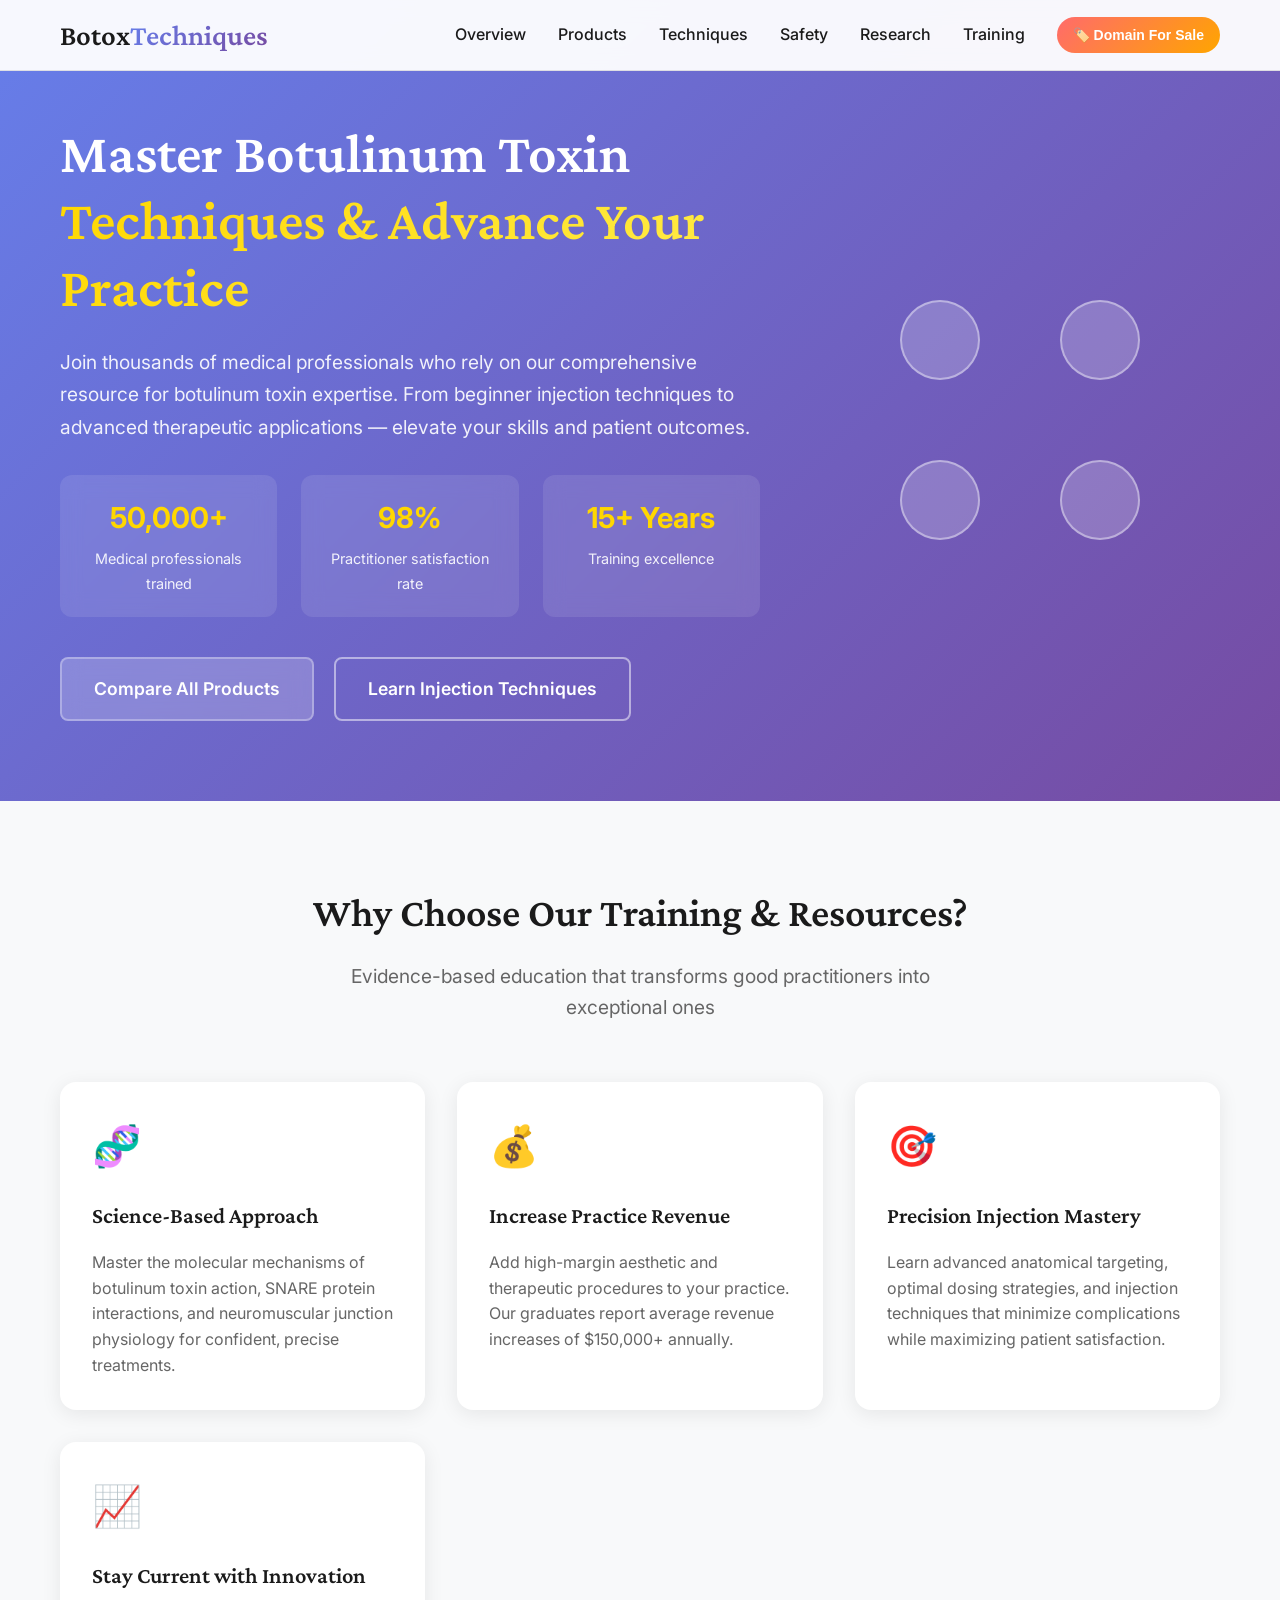
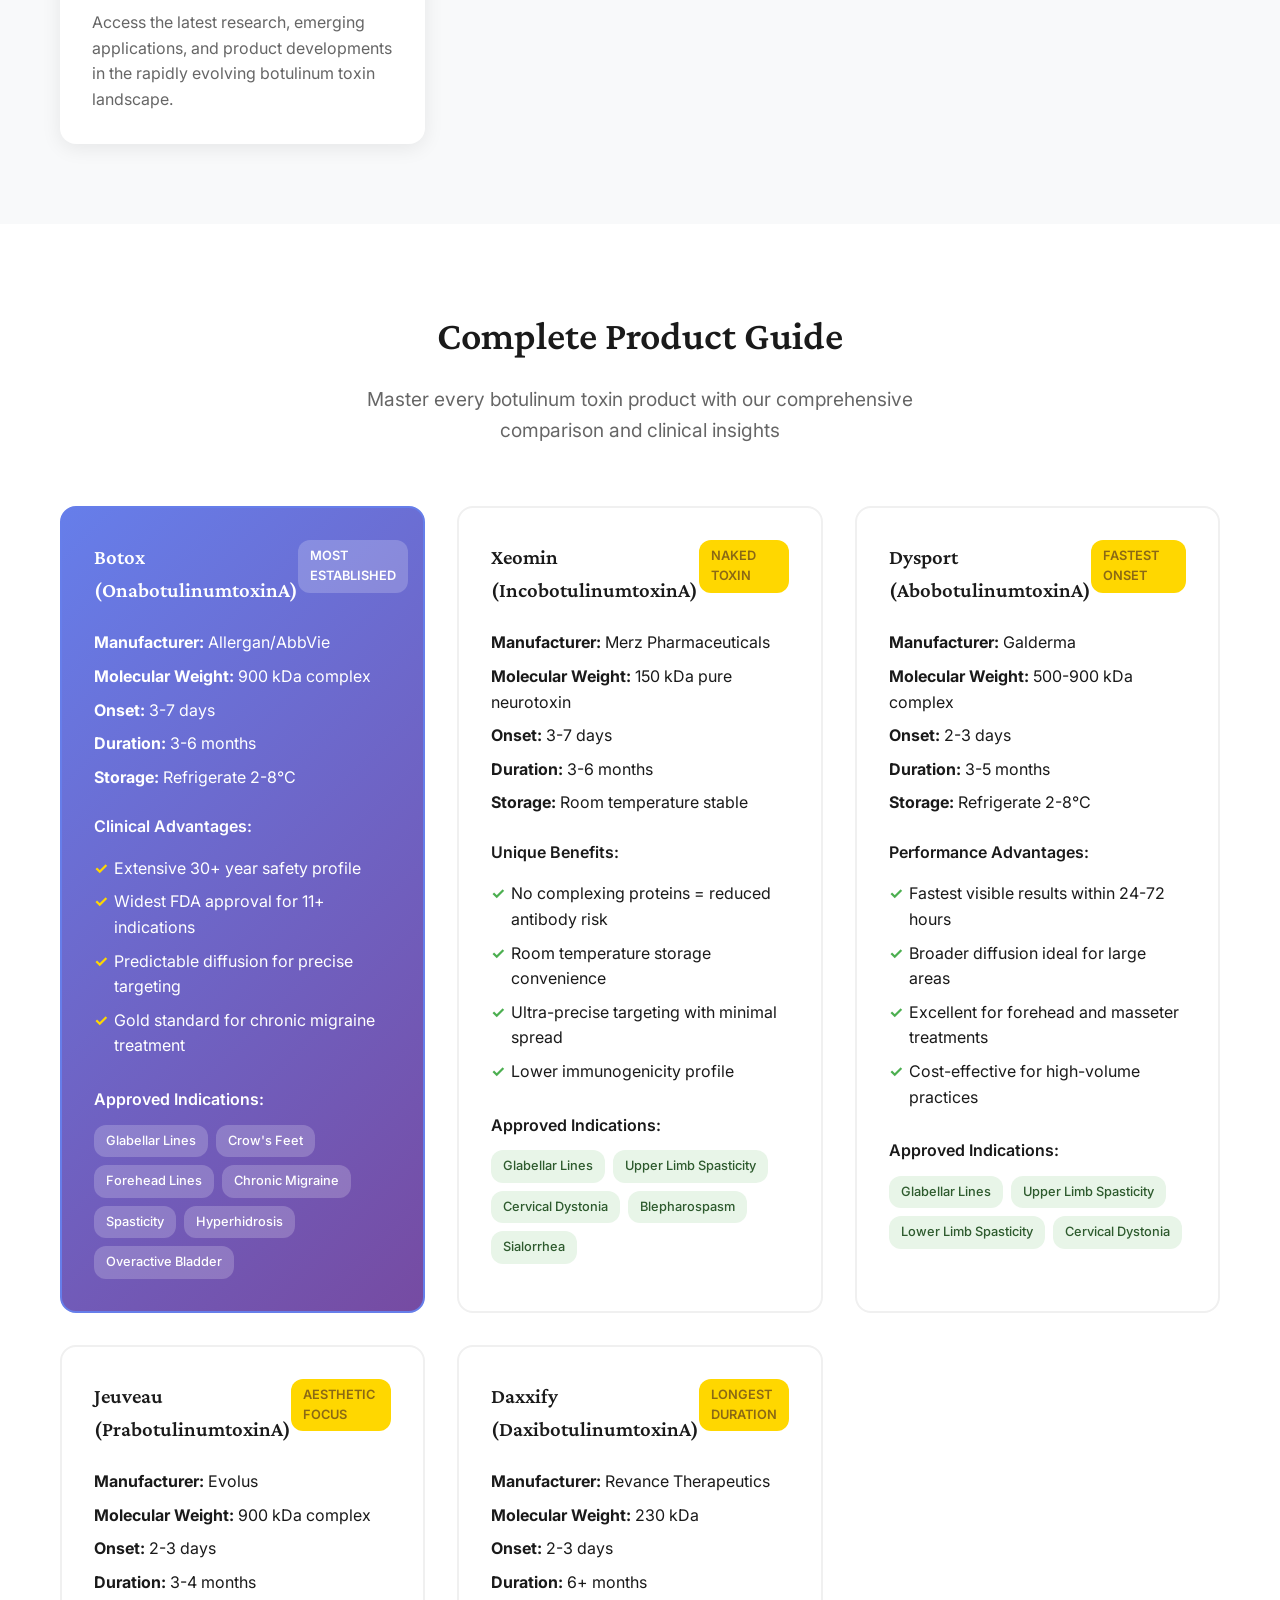
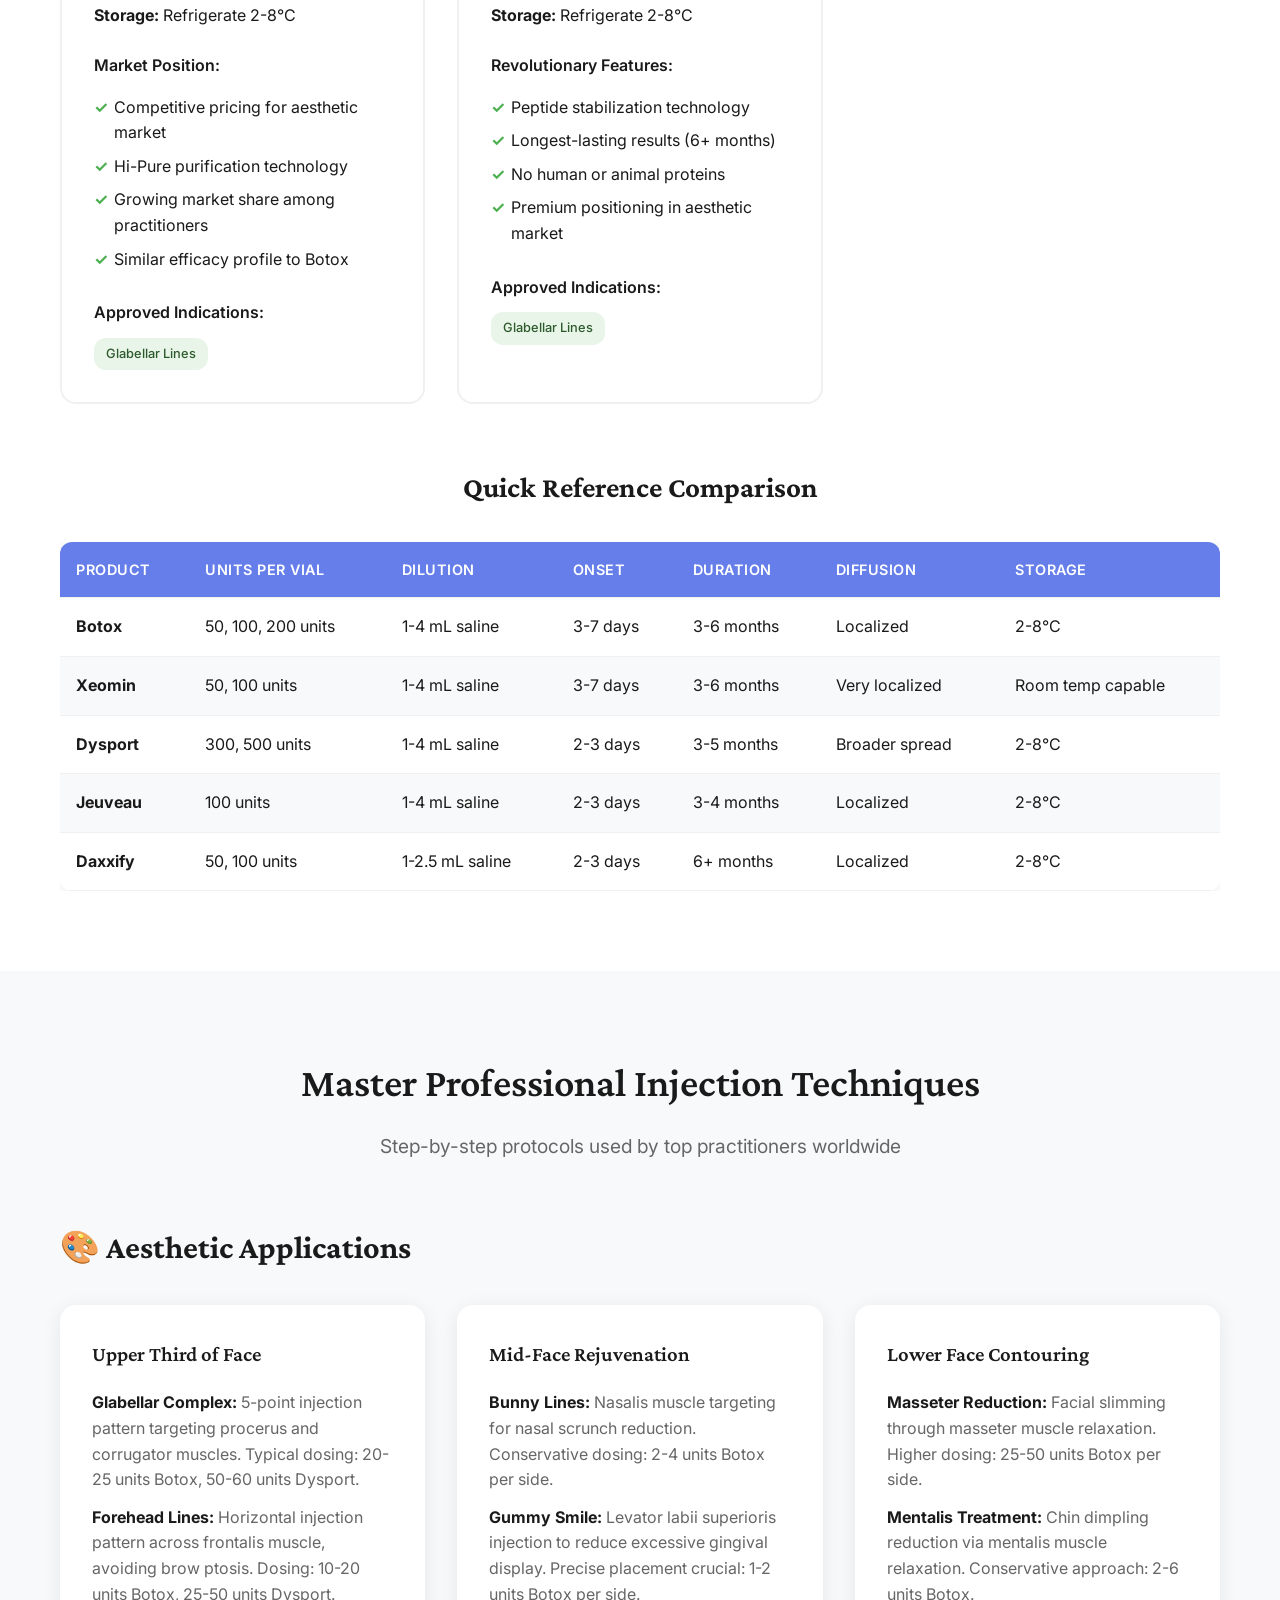
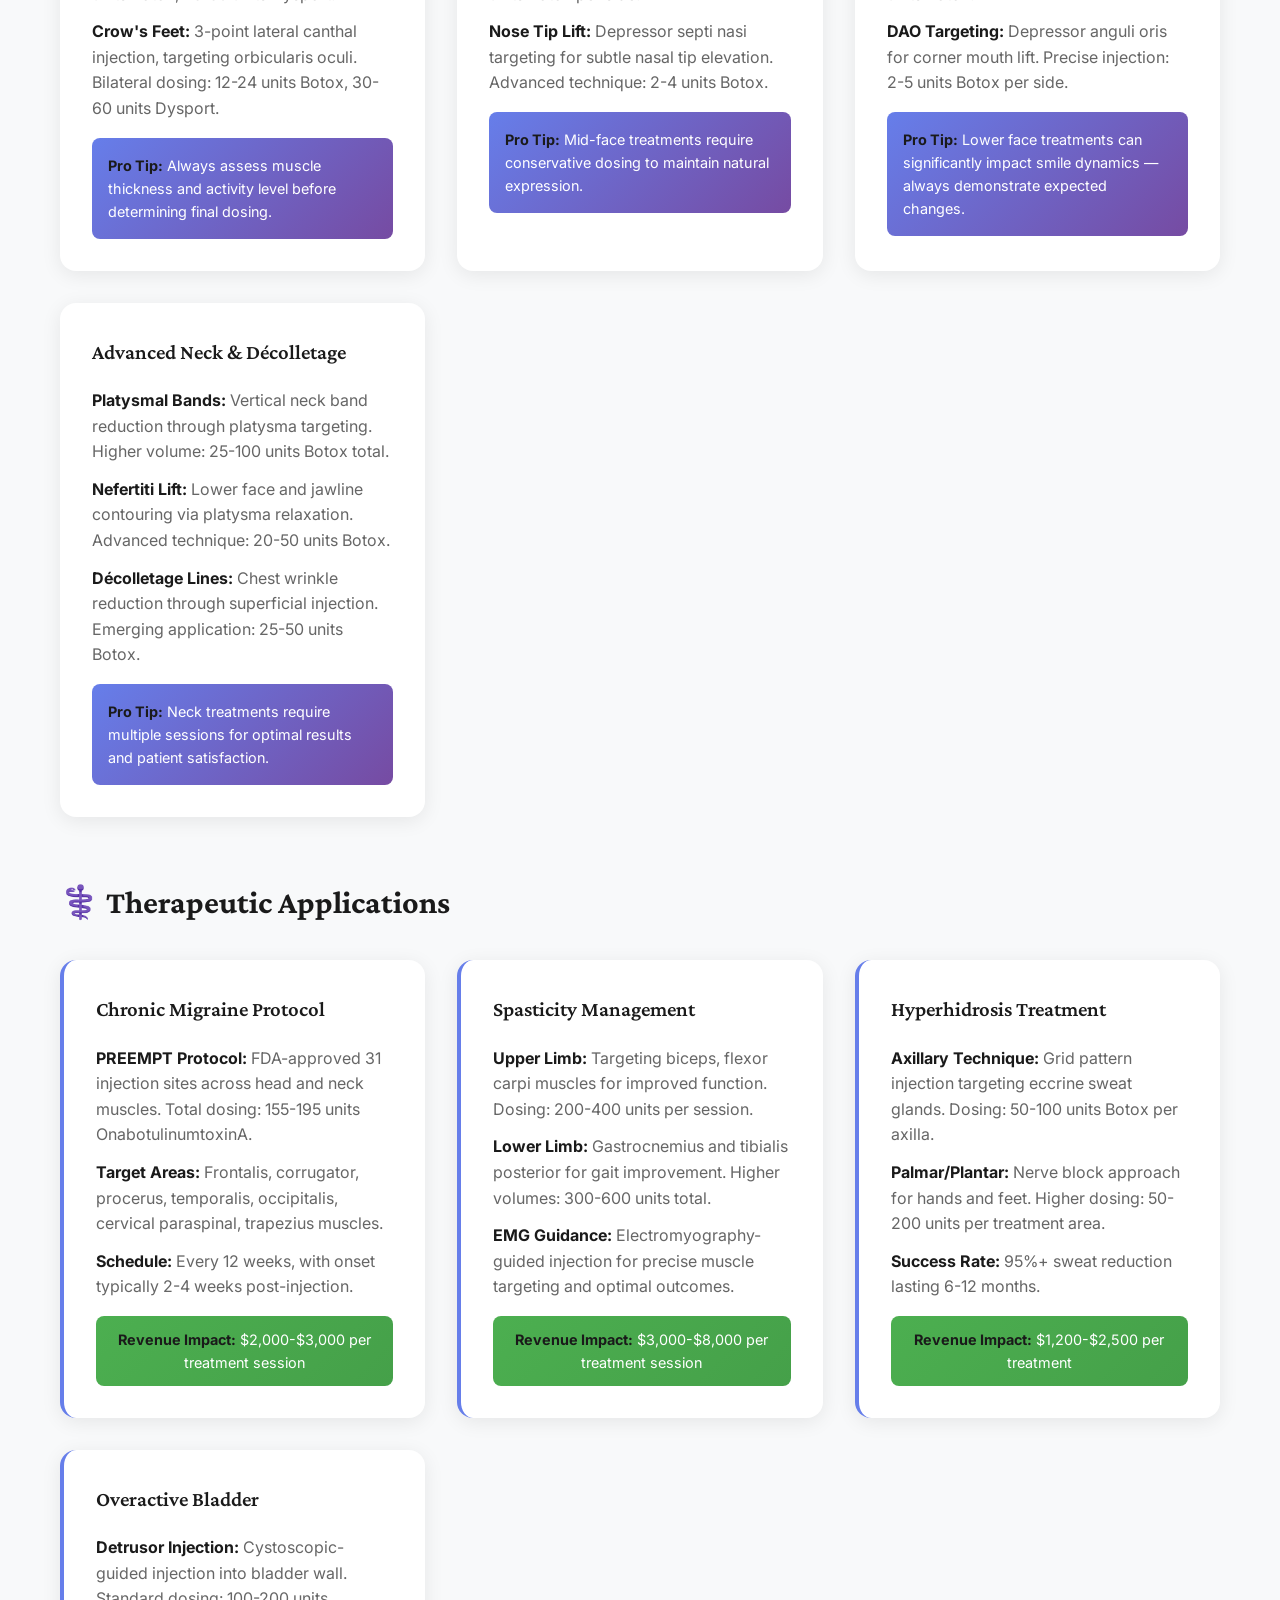
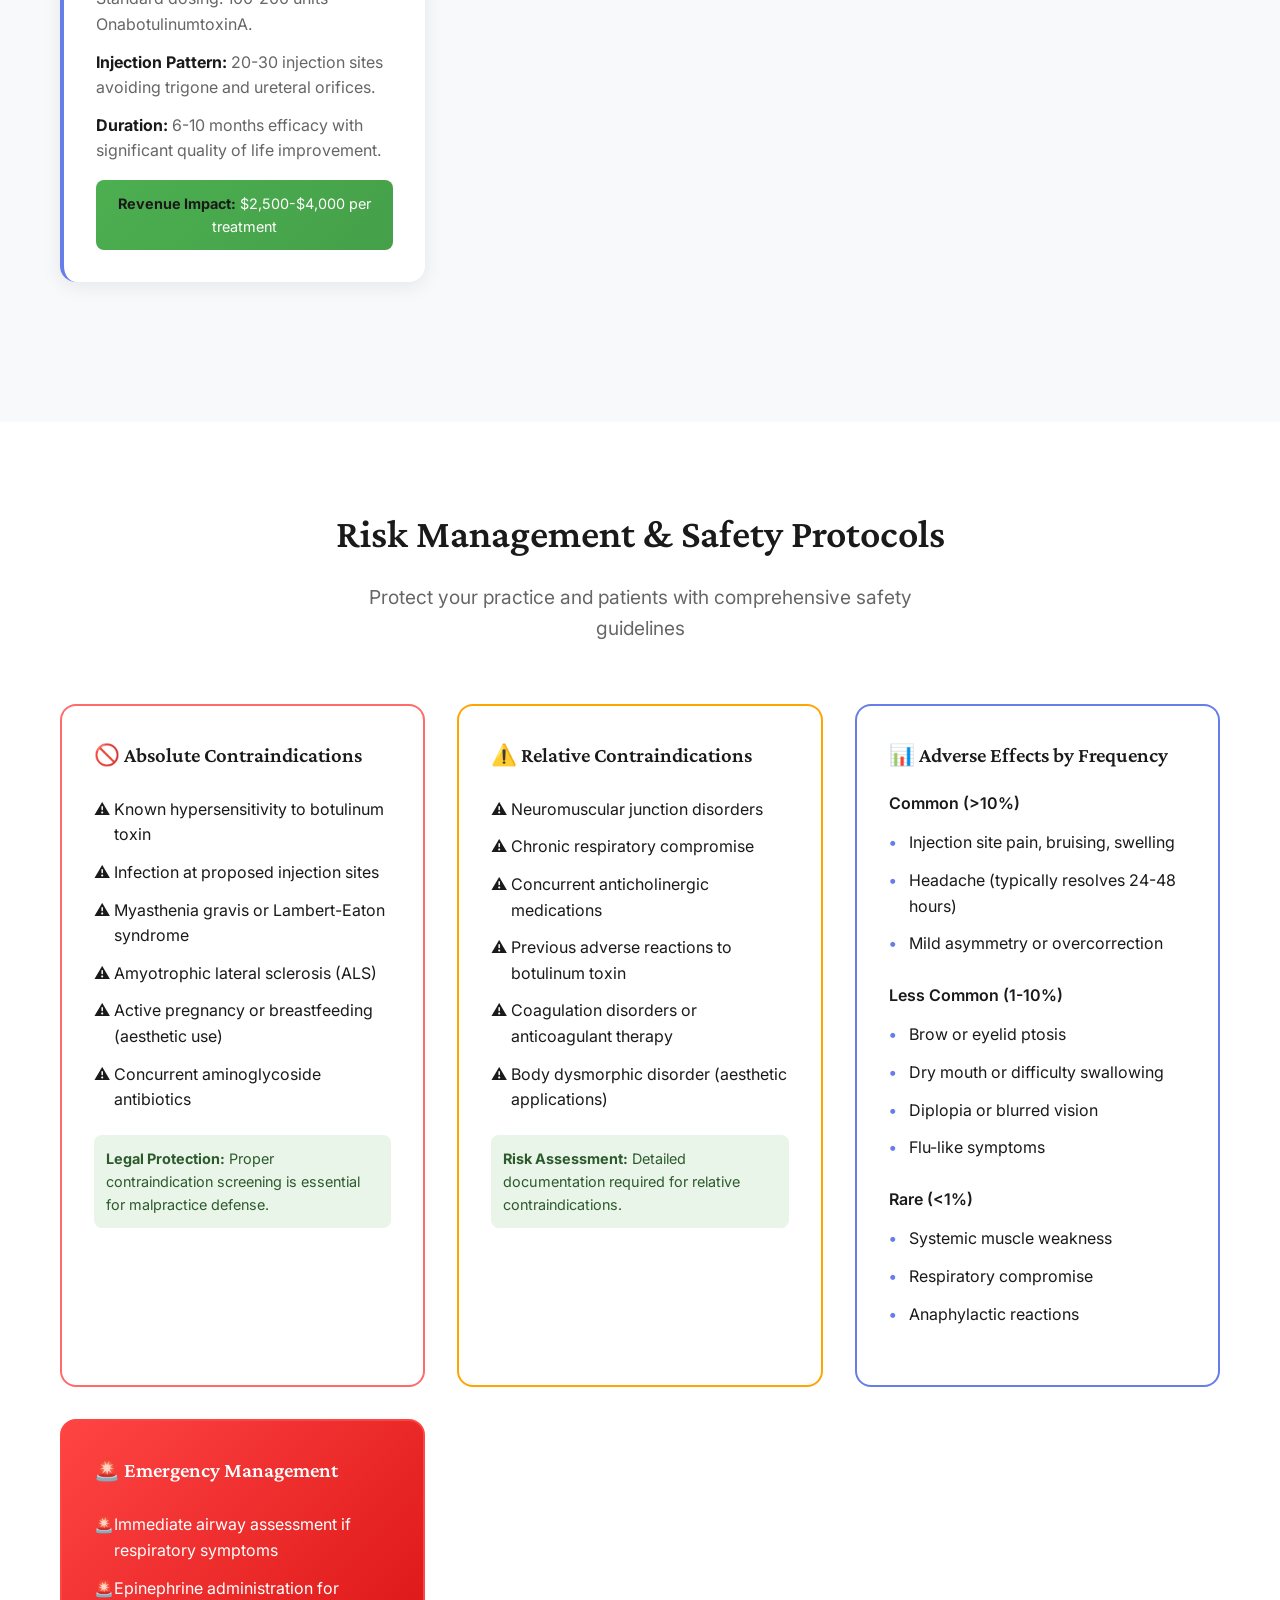
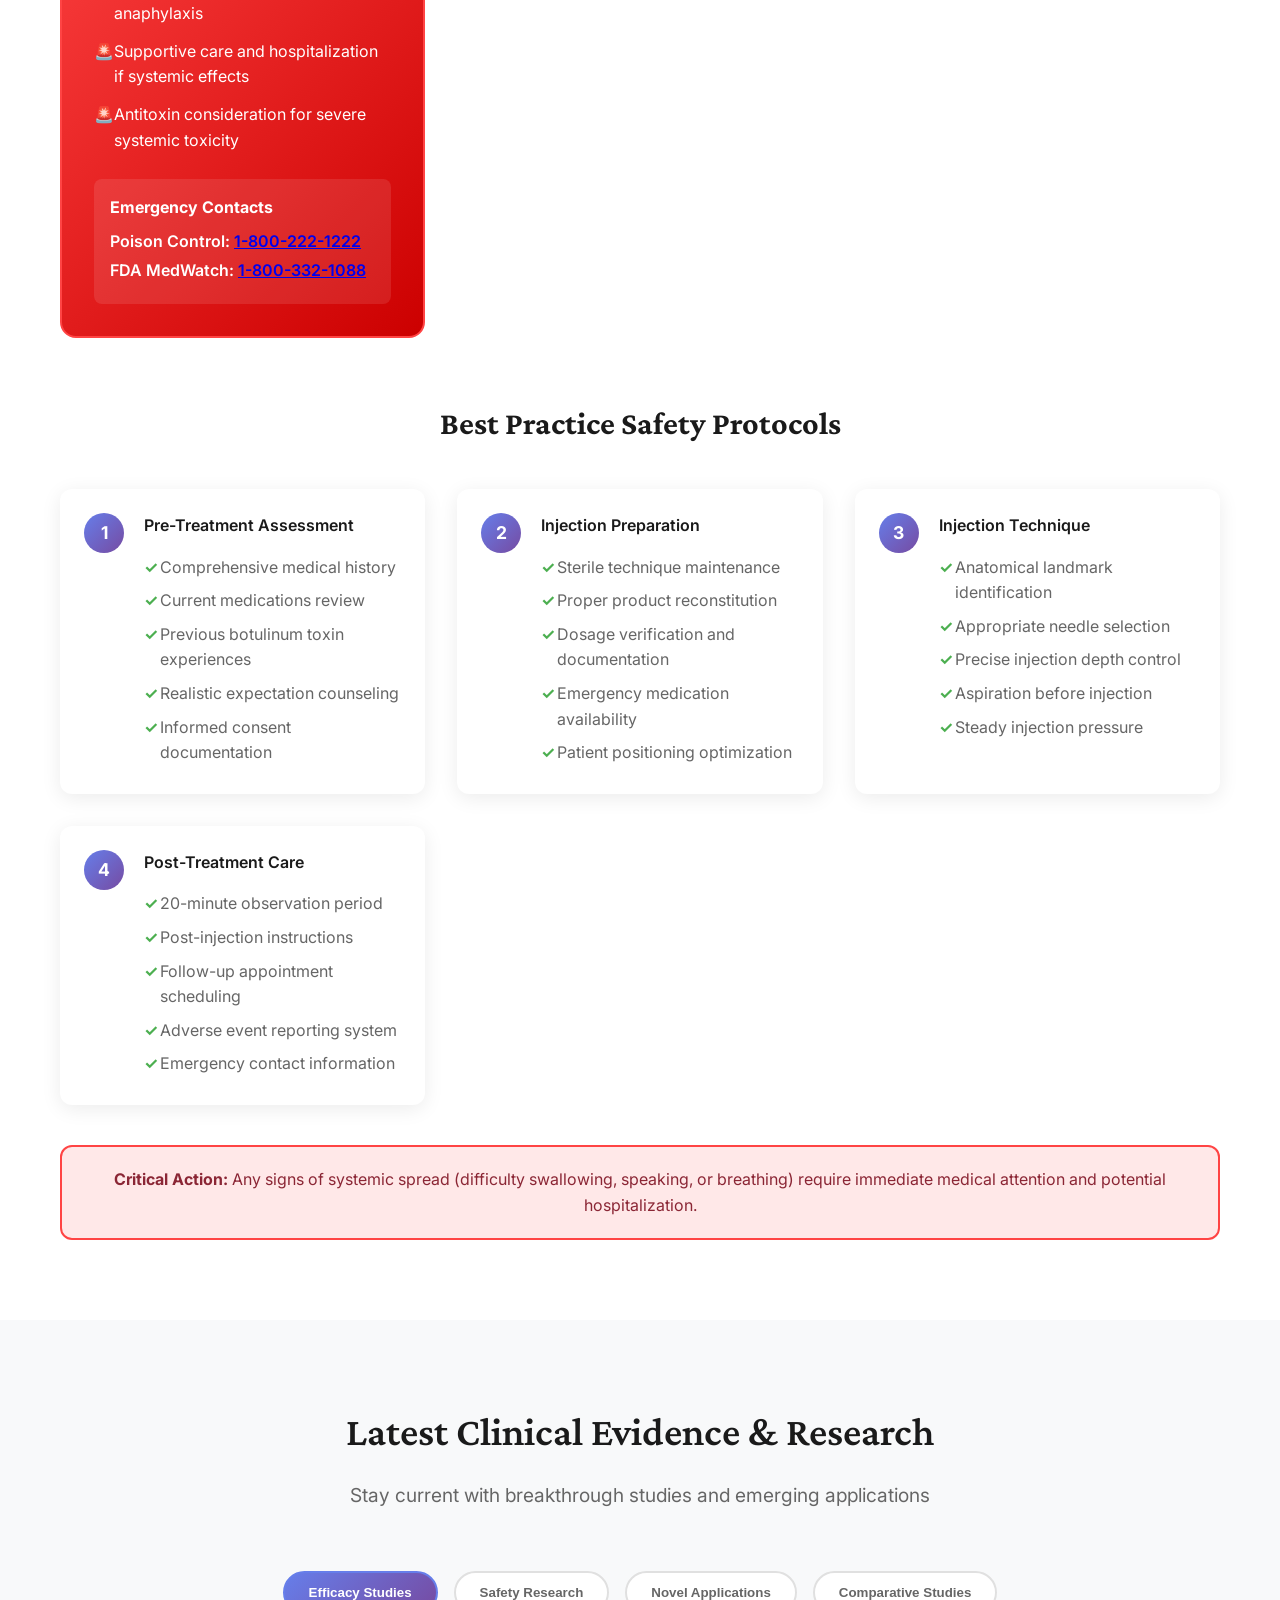
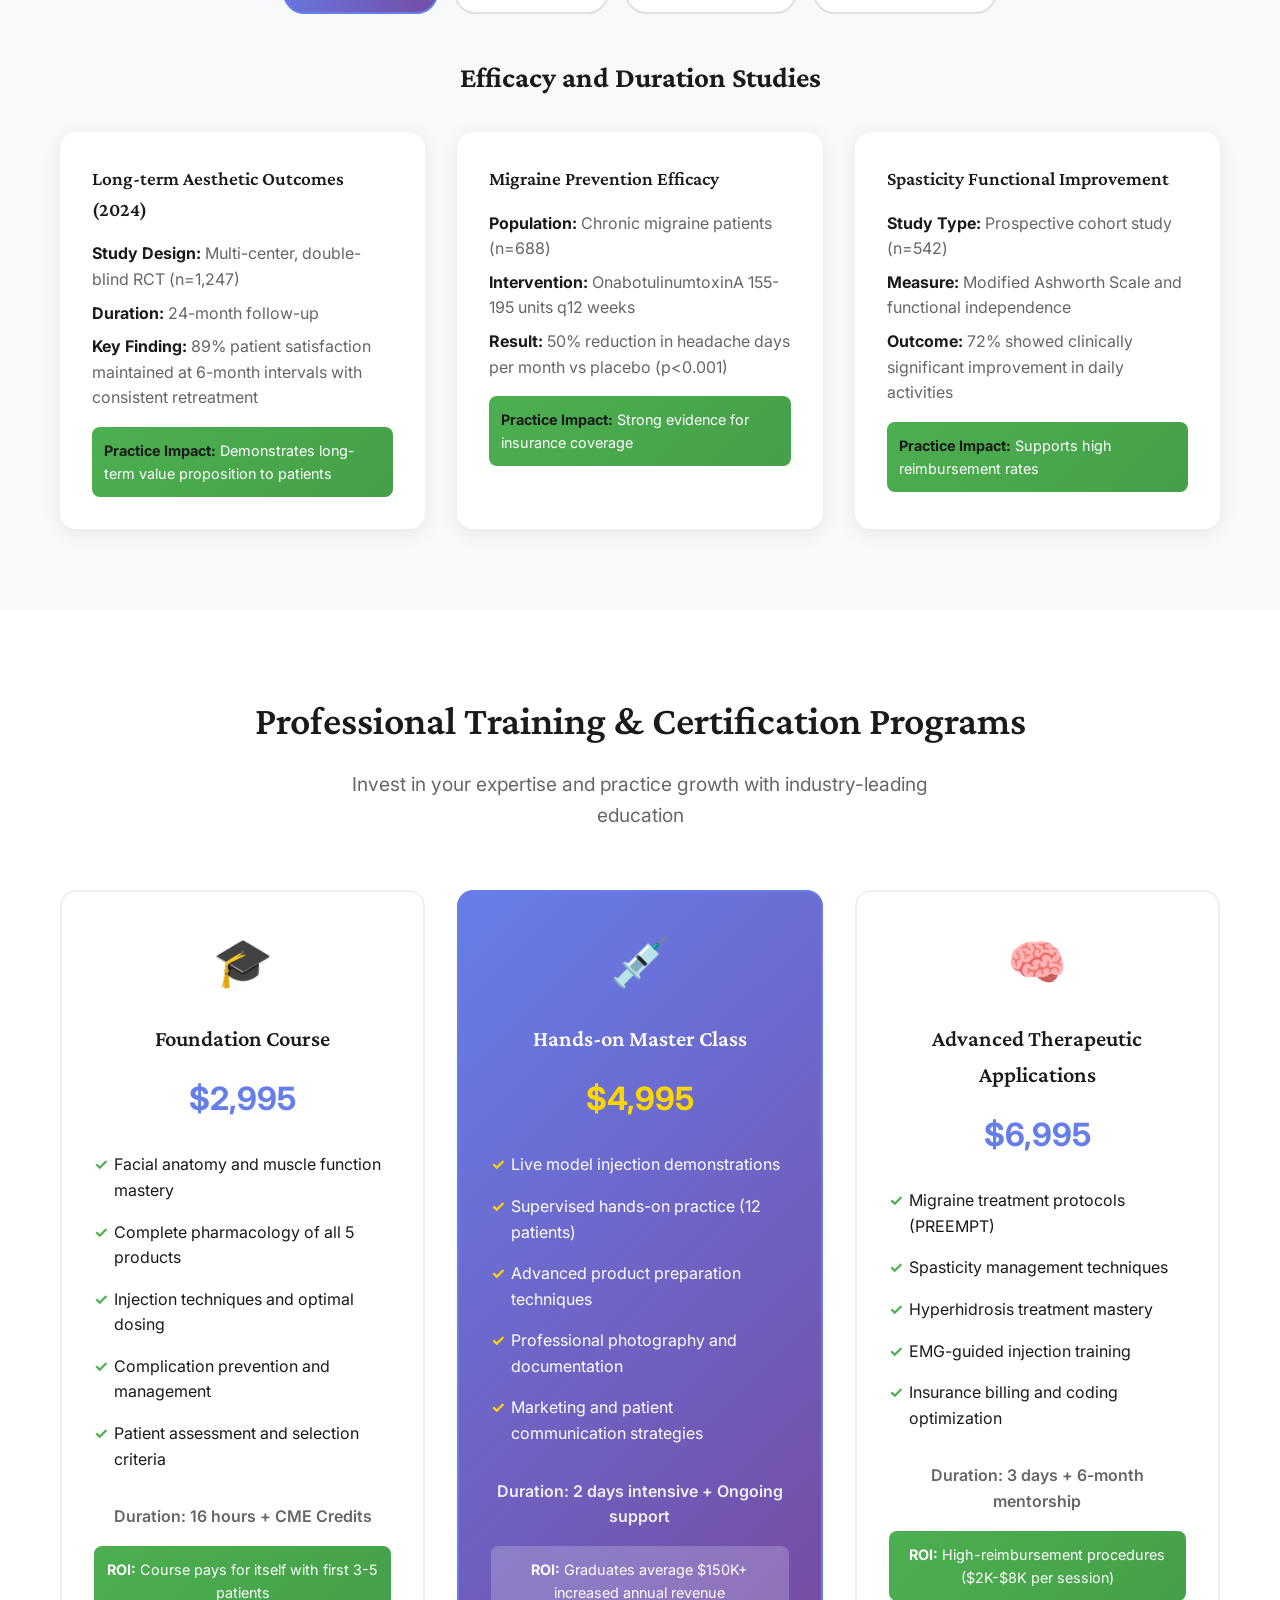
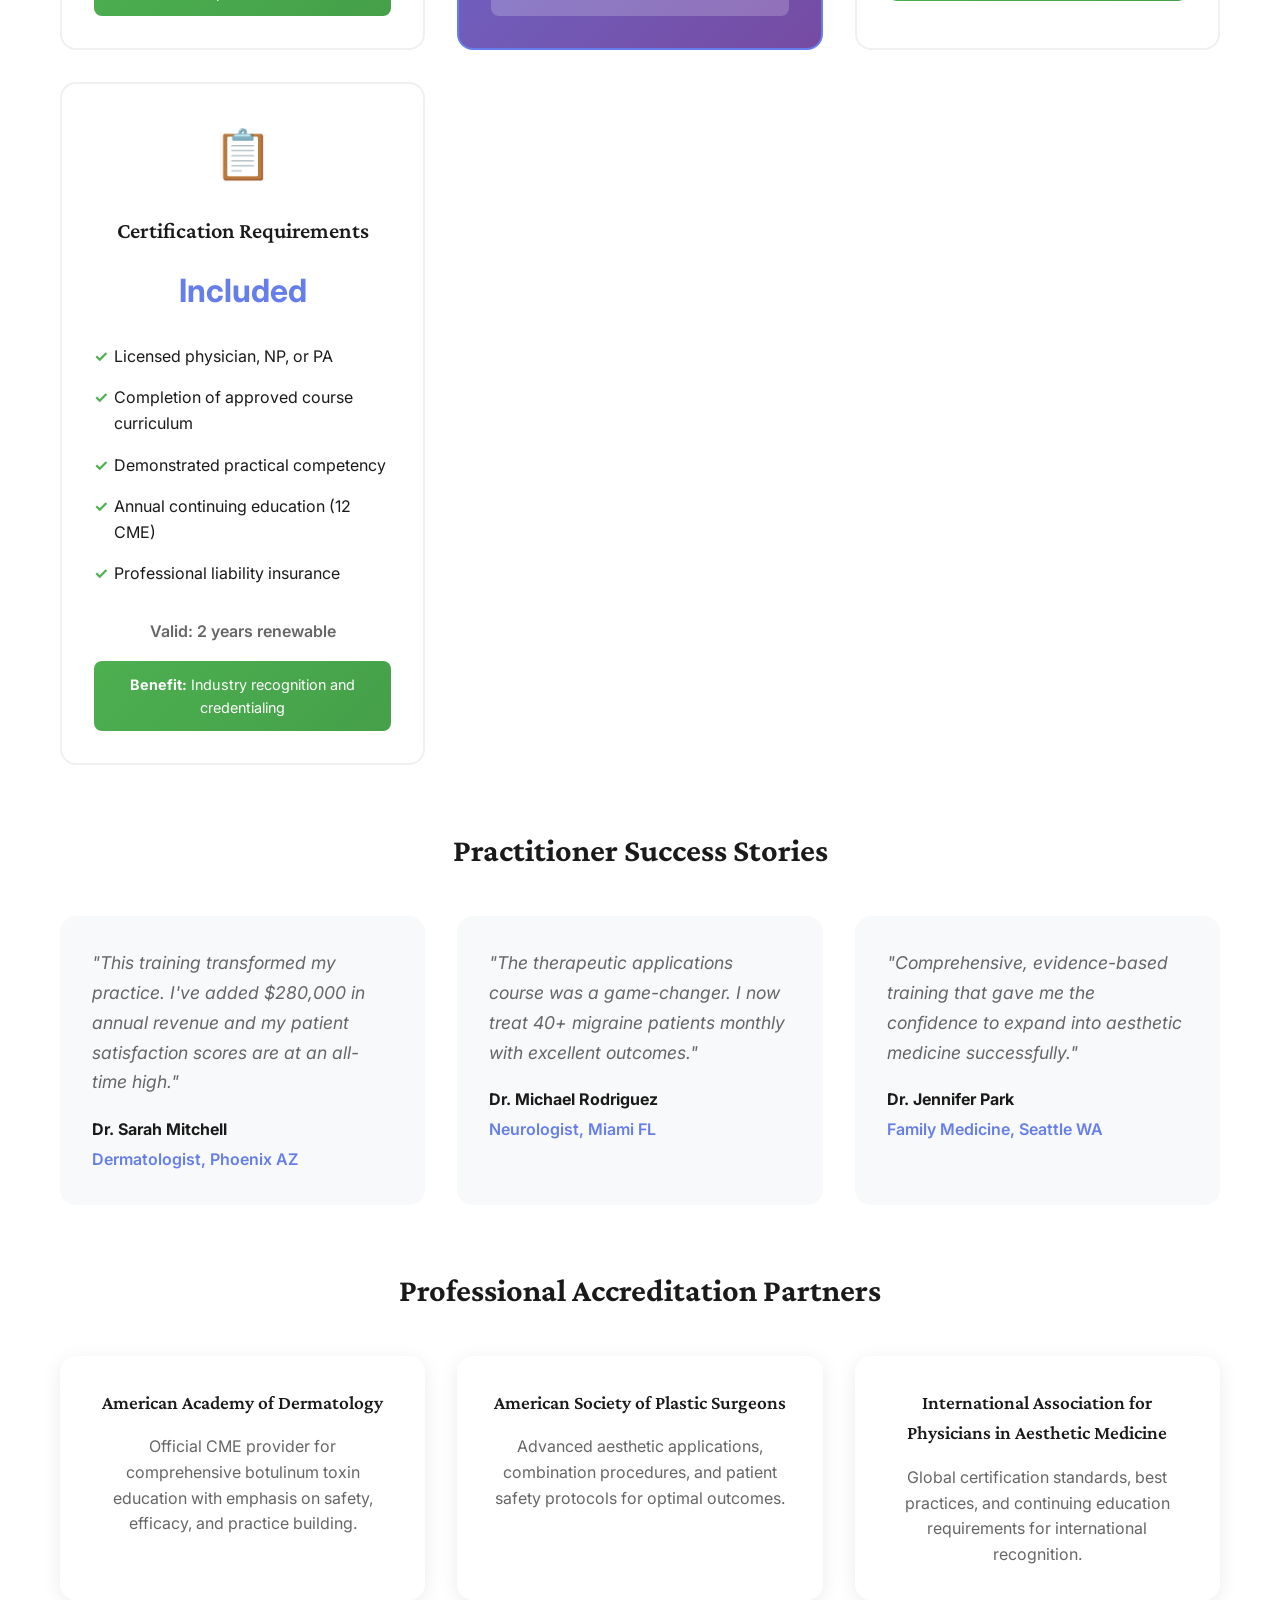
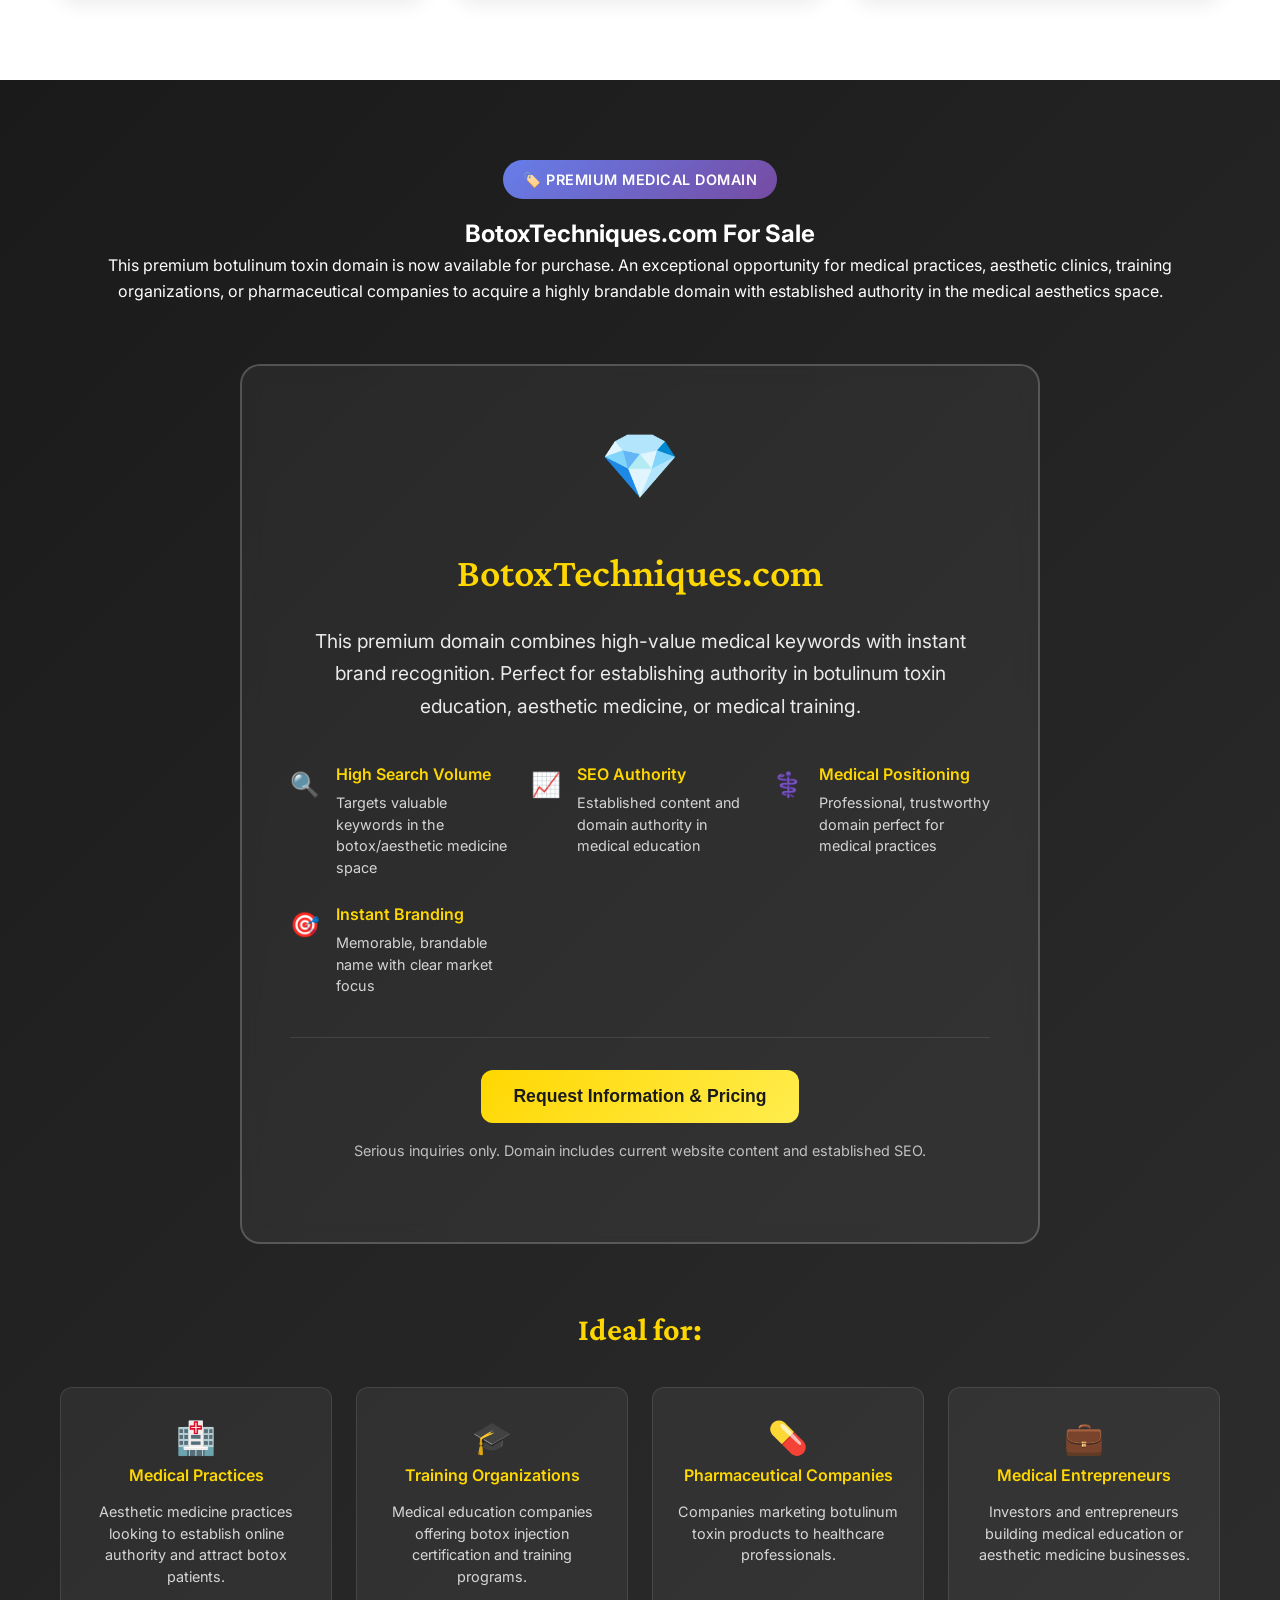
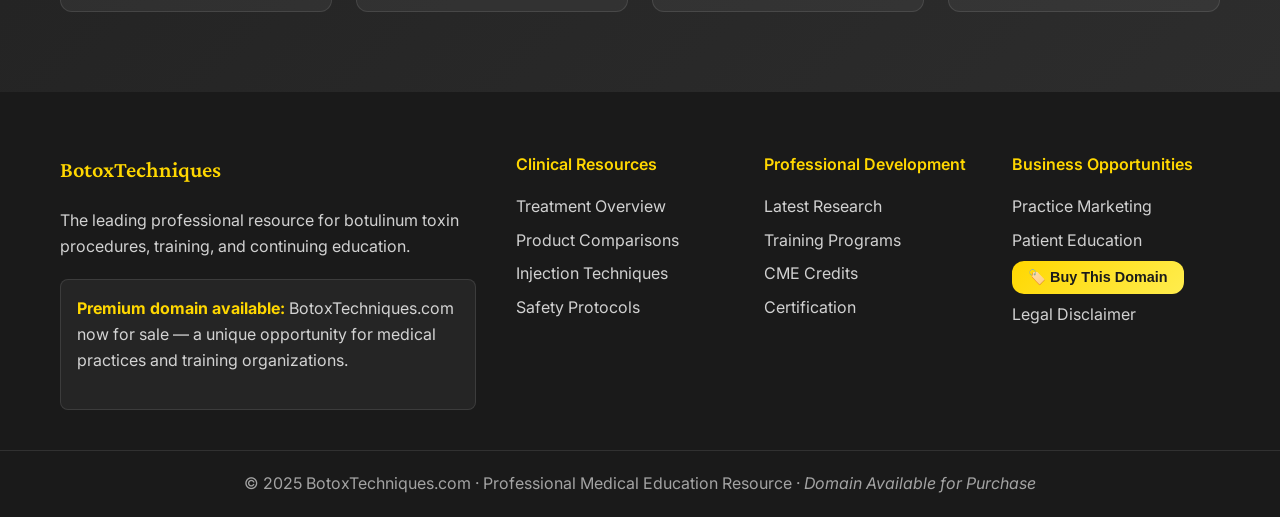
<file: index.htm>
<!DOCTYPE html>
<html lang="en">
<head>
    <meta charset="UTF-8">
    <meta name="viewport" content="width=device-width, initial-scale=1.0">
    <title>Redirecting to BotoxTechniques.com</title>
    <meta http-equiv="refresh" content="0; url=./index.html">
    <link rel="canonical" href="./index.html">
</head>
<body>
    <script>
        window.location.replace("./index.html");
    </script>
    <p>If you are not redirected automatically, <a href="./index.html">click here to go to BotoxTechniques.com</a></p>
</body>
</html>
</file>
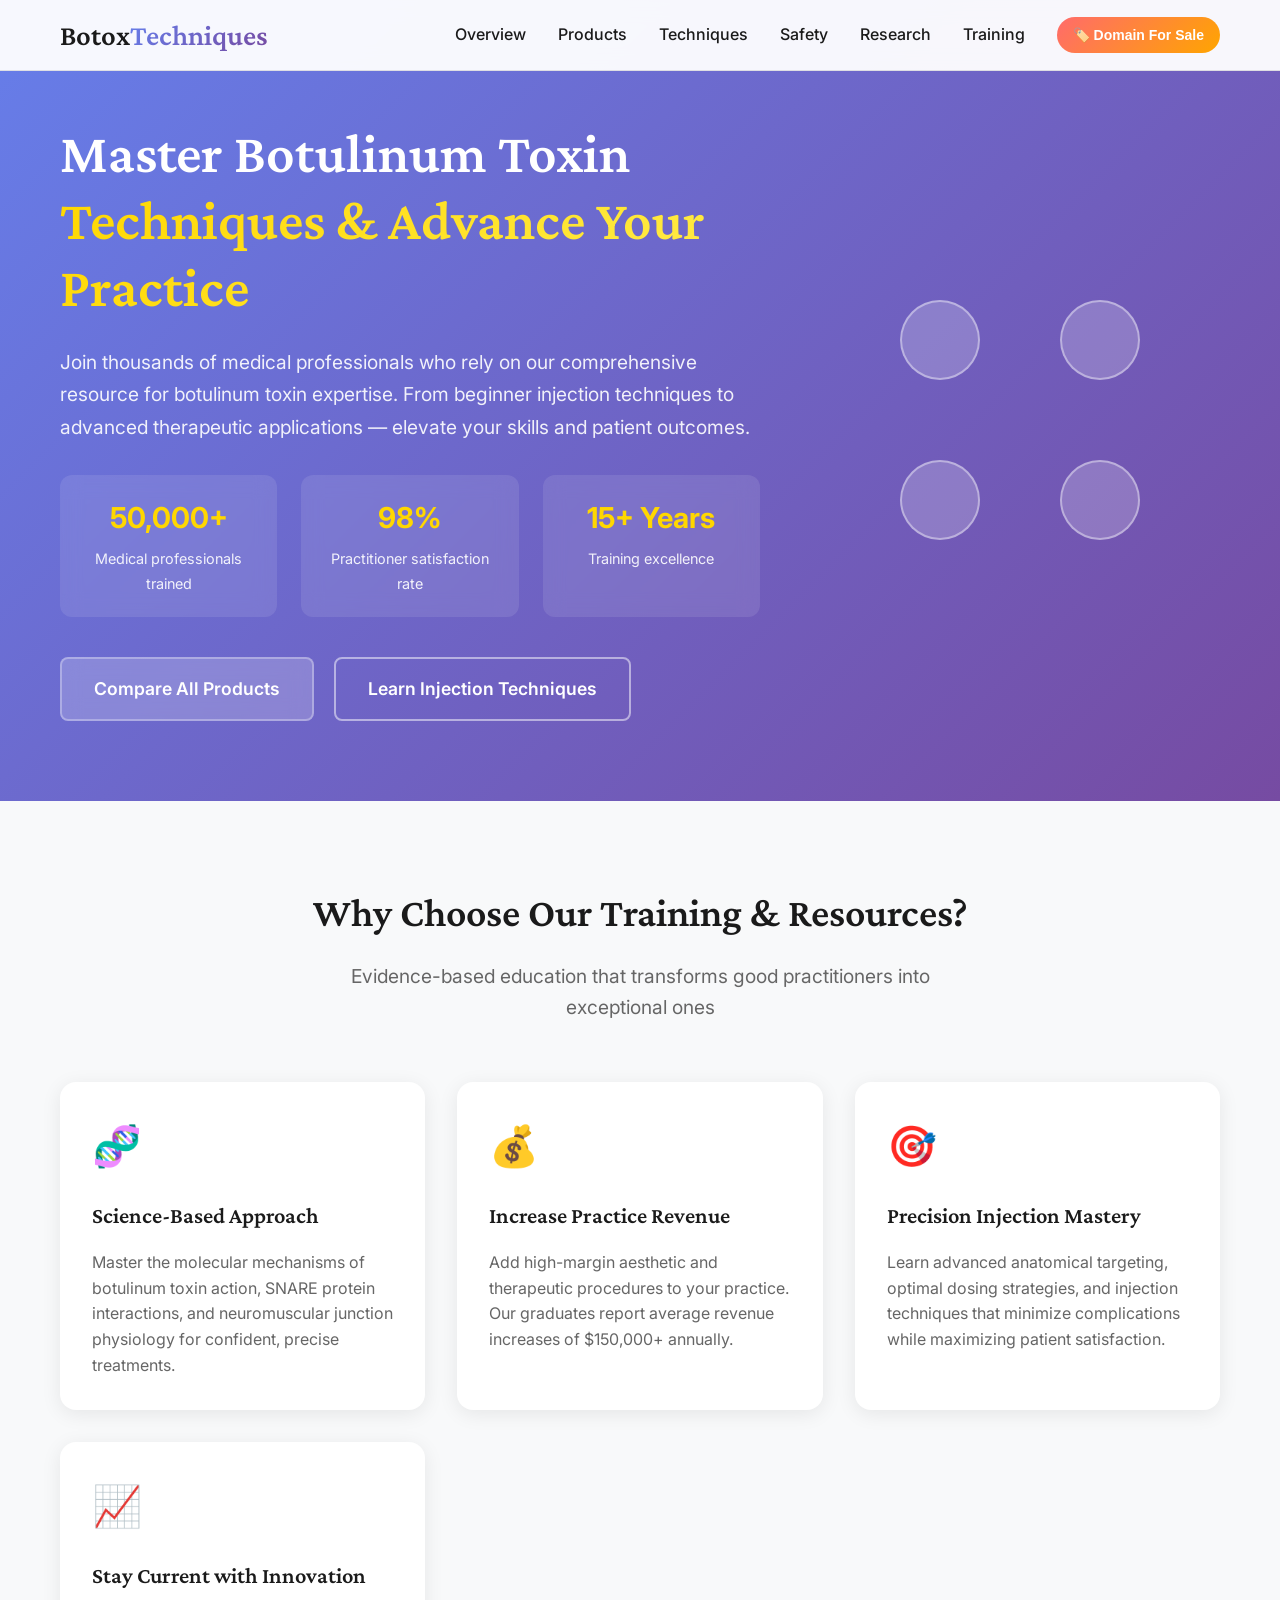
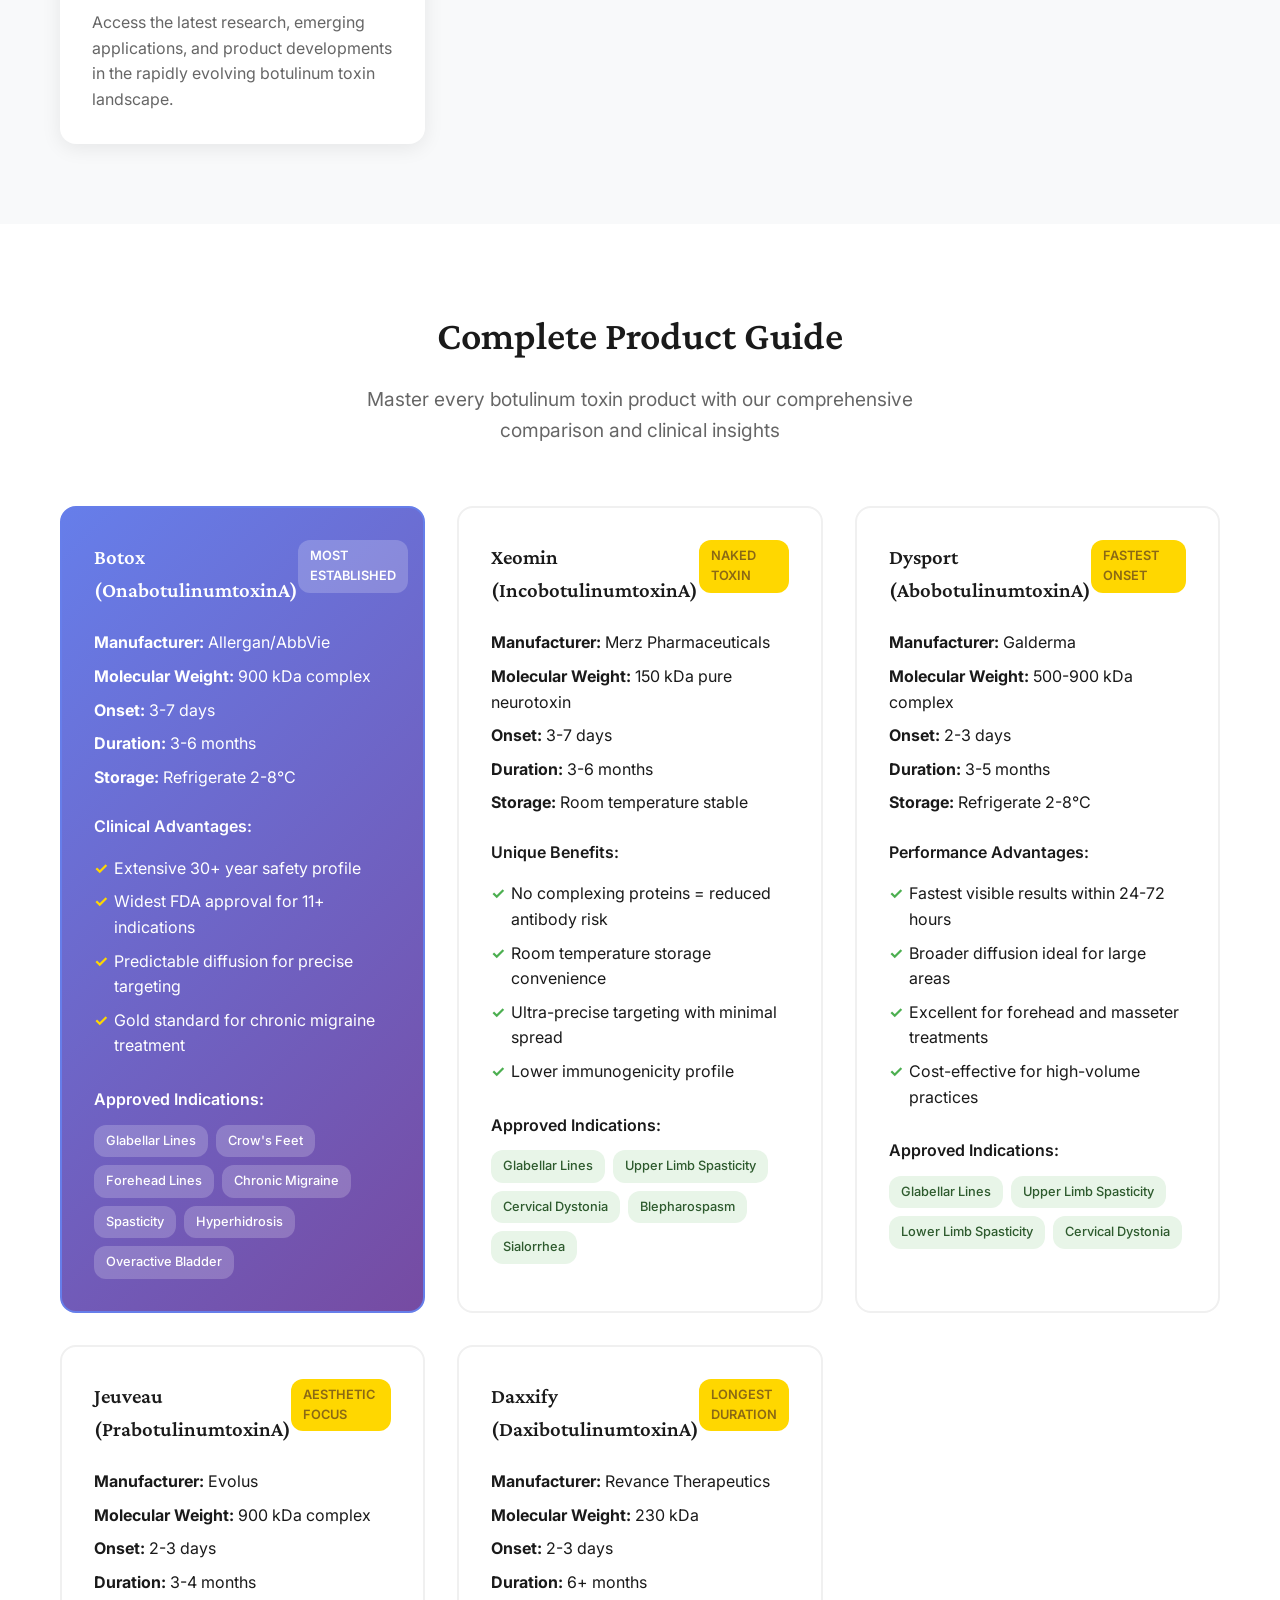
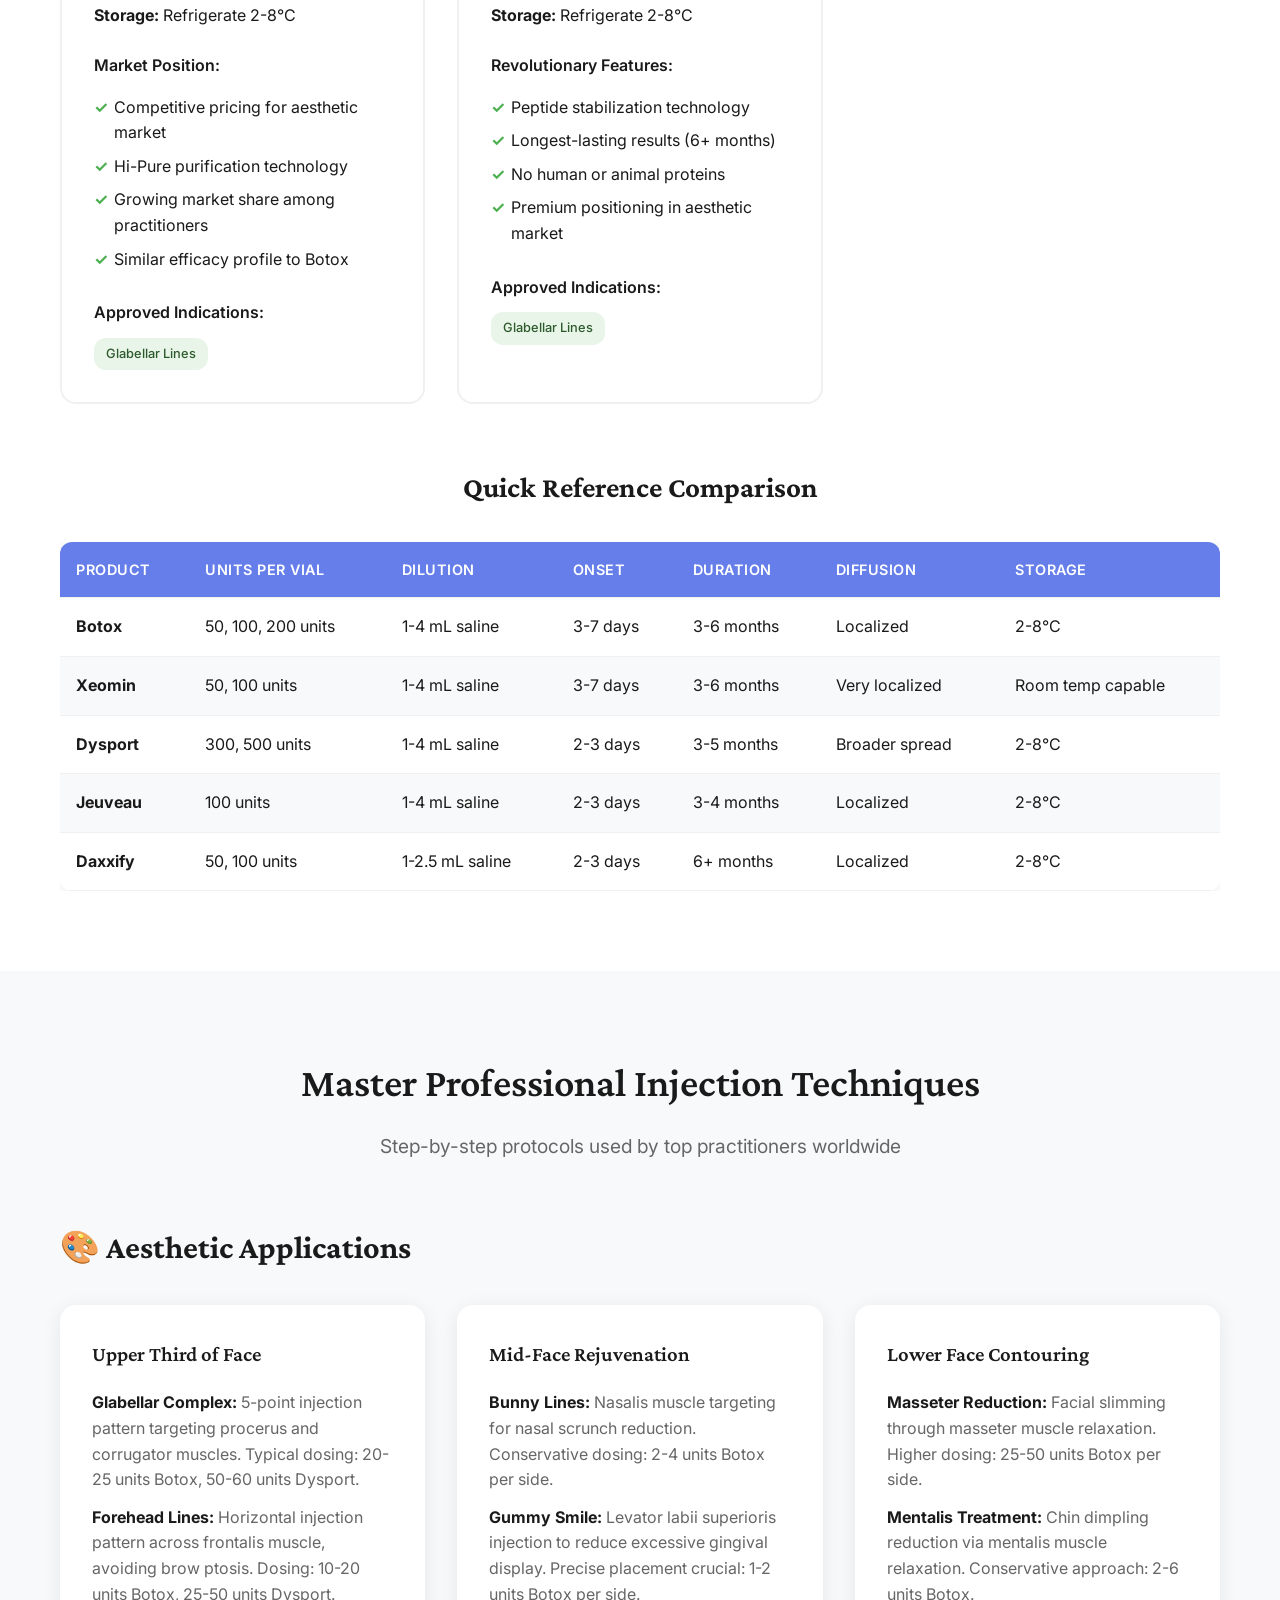
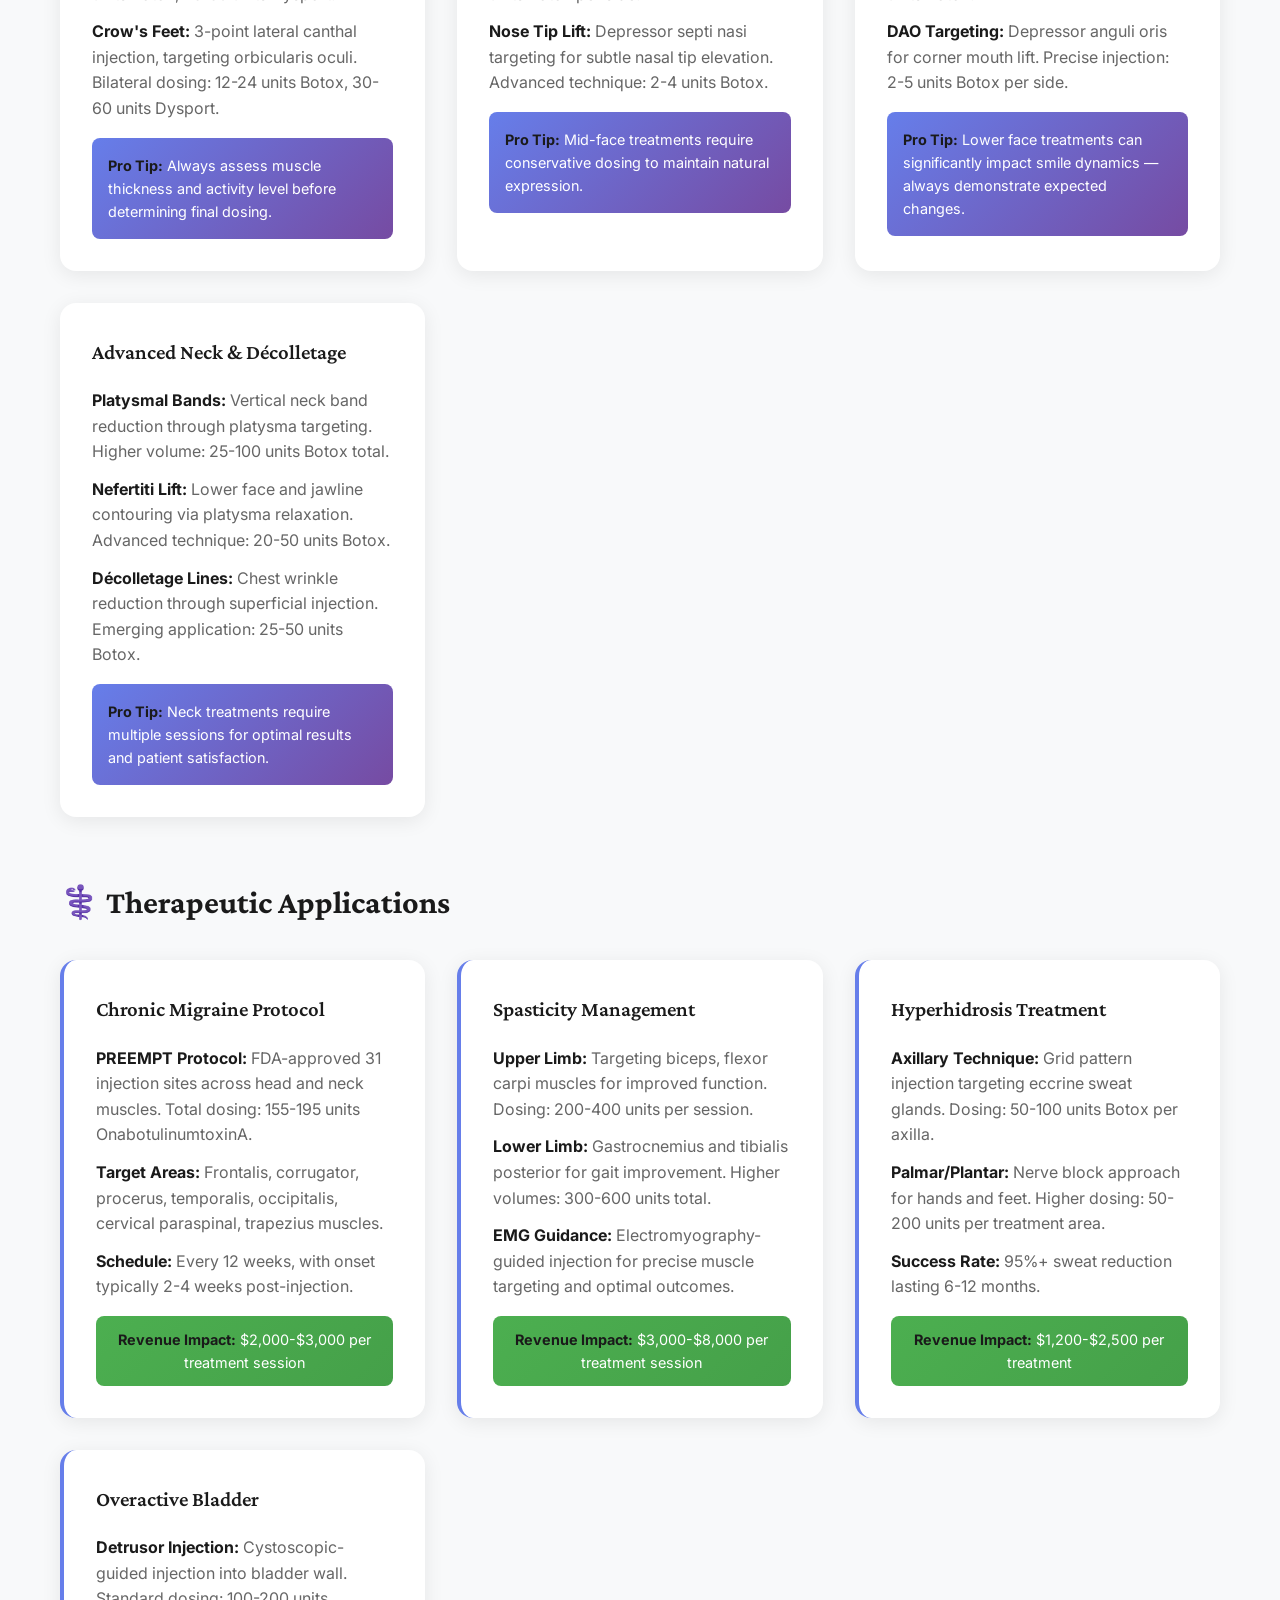
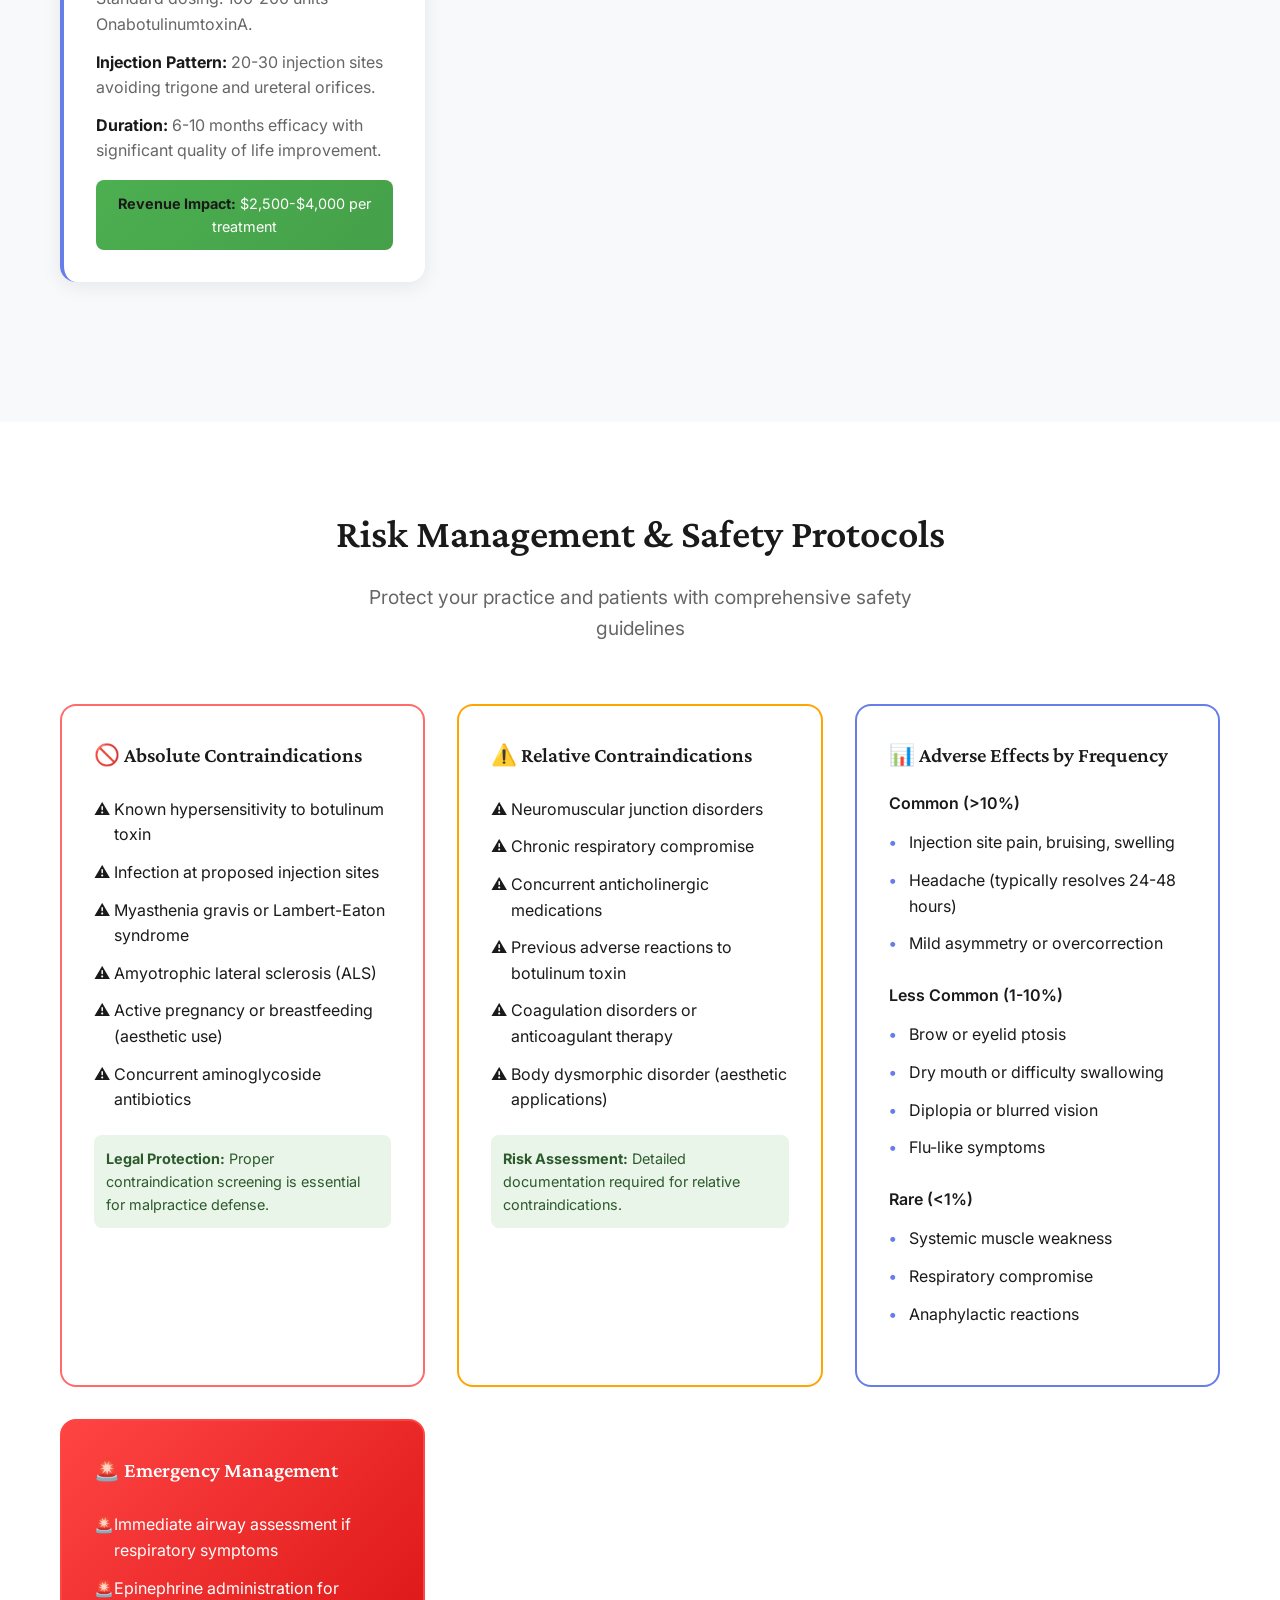
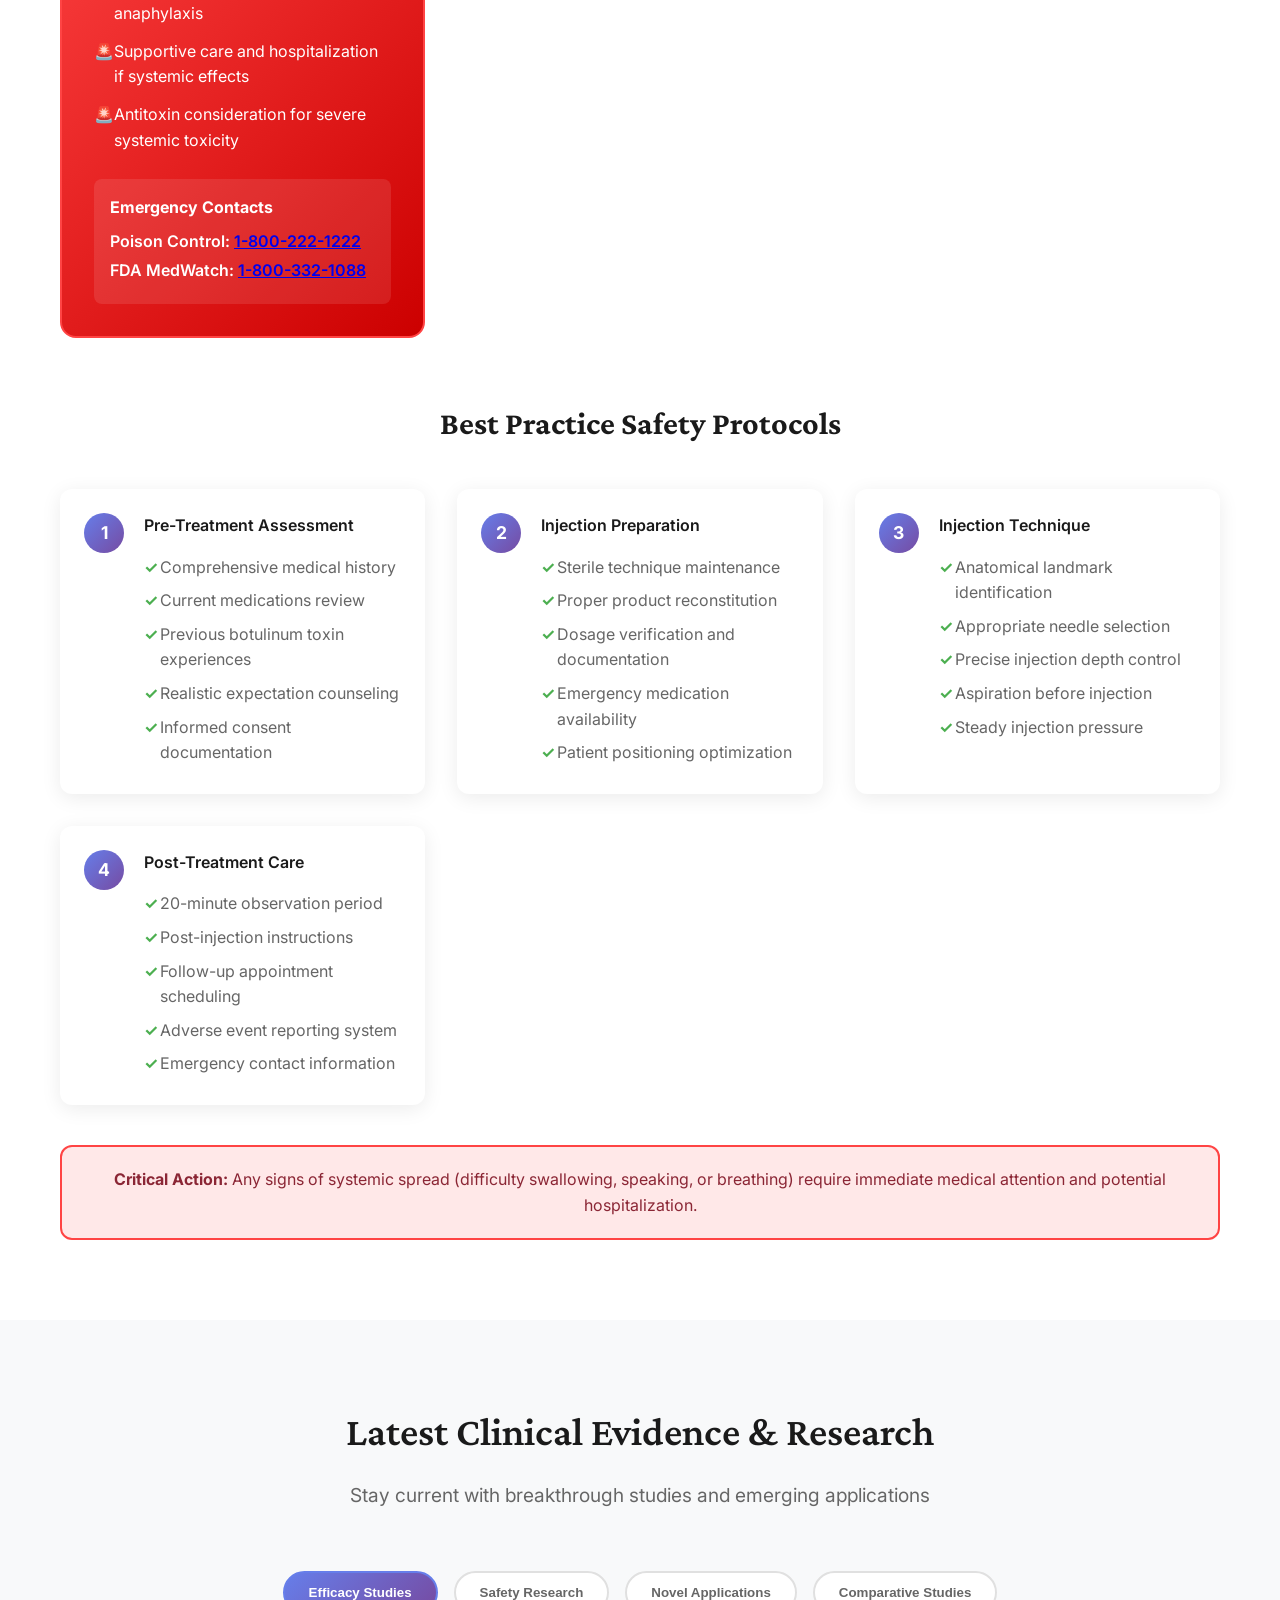
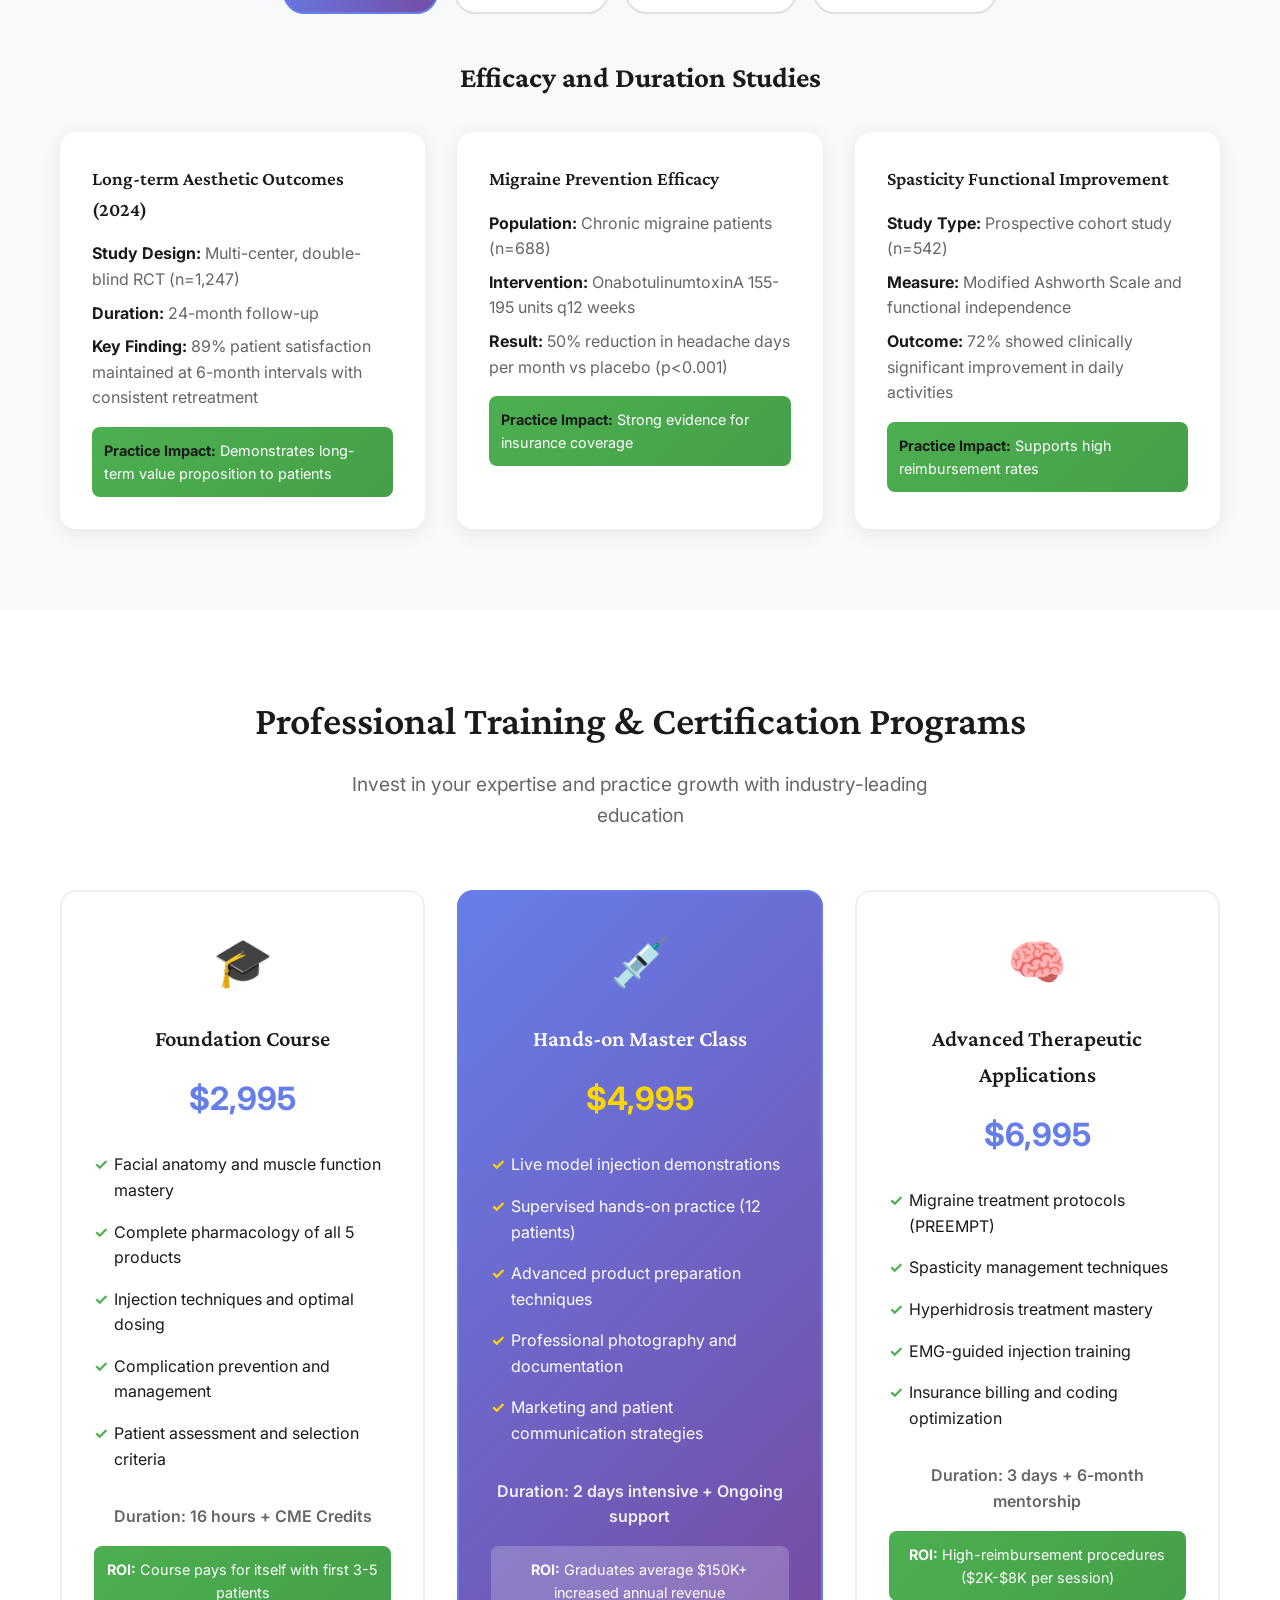
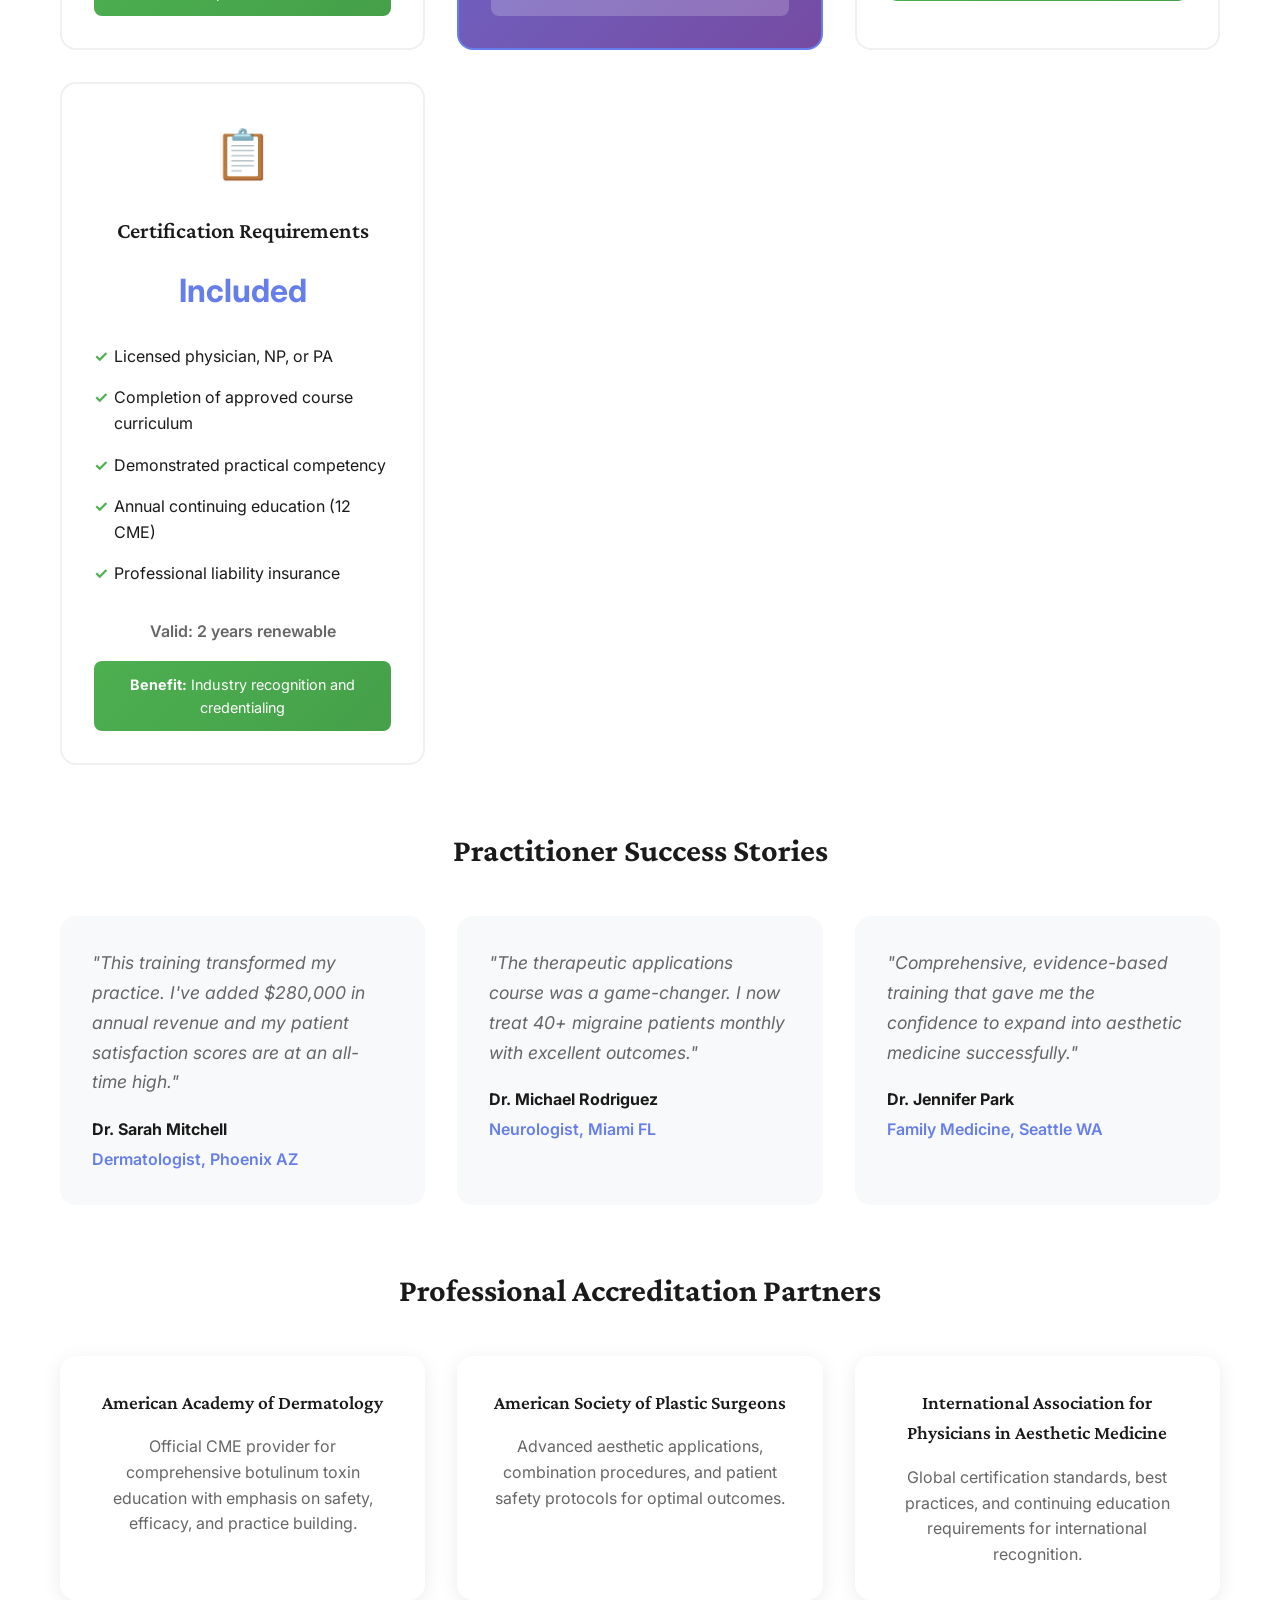
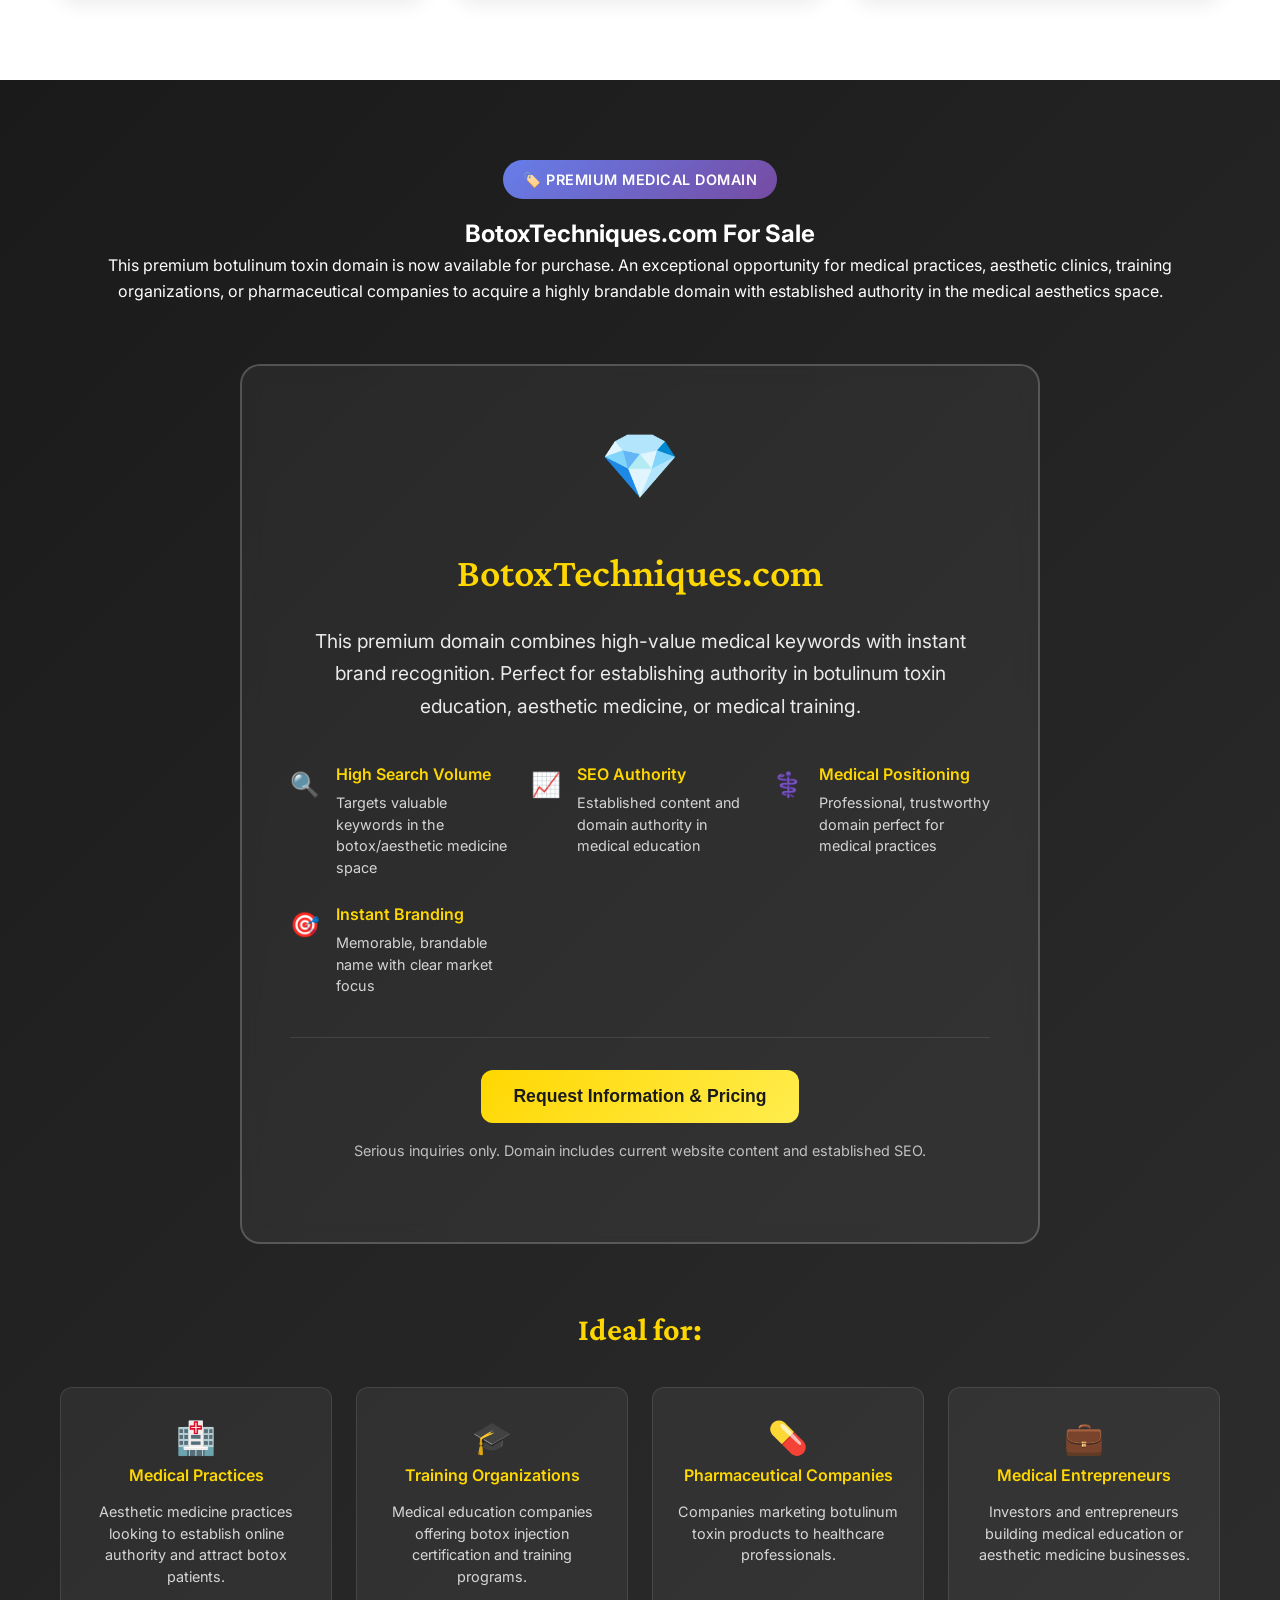
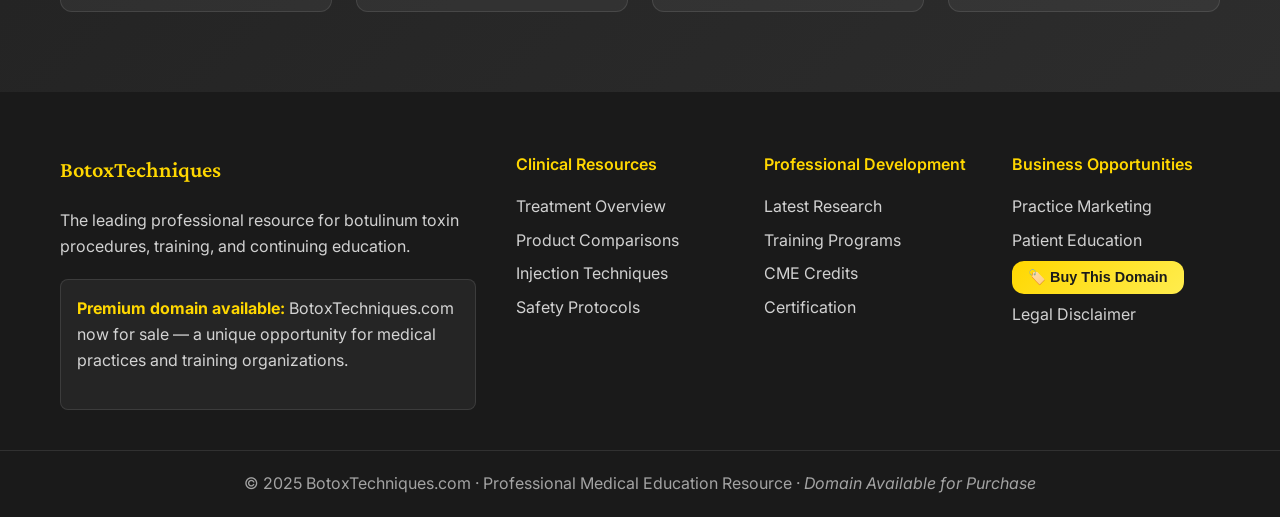
<file: index.html>
<!DOCTYPE html>
<html lang="en">
<head>
    <meta charset="UTF-8">
    <meta name="viewport" content="width=device-width, initial-scale=1.0">
    
    <!-- Primary Meta Tags -->
    <title>BotoxTechniques.com - Premium Botulinum Toxin Training & Domain For Sale</title>
    <meta name="title" content="BotoxTechniques.com - Premium Botulinum Toxin Training & Domain For Sale">
    <meta name="description" content="Professional botulinum toxin training resource covering Botox, Xeomin, Dysport, Jeuveau & Daxxify. Premium medical domain BotoxTechniques.com now available for purchase.">
    <meta name="keywords" content="botox training, botulinum toxin, aesthetic medicine, medical training, botox techniques, injection techniques, domain for sale, medical domain, BotoxTechniques.com">
    <meta name="author" content="BotoxTechniques.com">
    <meta name="robots" content="index, follow, max-snippet:-1, max-image-preview:large, max-video-preview:-1">
    <meta name="googlebot" content="index, follow, max-snippet:-1, max-image-preview:large, max-video-preview:-1">
    
    <!-- Language & Geographic -->
    <meta name="language" content="English">
    <meta name="geo.region" content="US">
    <meta name="geo.placename" content="United States">
    <meta name="distribution" content="global">
    <meta name="revisit-after" content="7 days">
    
    <!-- Open Graph / Facebook -->
    <meta property="og:type" content="website">
    <meta property="og:url" content="https://botoxtechniques.com/">
    <meta property="og:title" content="BotoxTechniques.com - Premium Medical Domain & Botulinum Toxin Training">
    <meta property="og:description" content="Comprehensive botulinum toxin education resource. Premium domain BotoxTechniques.com now available - perfect for medical practices, training organizations & pharmaceutical companies.">
    <meta property="og:image" content="https://botoxtechniques.com/images/og-image.jpg">
    <meta property="og:image:width" content="1200">
    <meta property="og:image:height" content="630">
    <meta property="og:image:alt" content="BotoxTechniques.com - Professional Botulinum Toxin Training">
    <meta property="og:site_name" content="BotoxTechniques.com">
    <meta property="og:locale" content="en_US">
    
    <!-- Twitter -->
    <meta property="twitter:card" content="summary_large_image">
    <meta property="twitter:url" content="https://botoxtechniques.com/">
    <meta property="twitter:title" content="BotoxTechniques.com - Premium Medical Domain & Botulinum Toxin Training">
    <meta property="twitter:description" content="Professional botox training resource. Premium domain BotoxTechniques.com for sale - ideal for medical practices & training organizations.">
    <meta property="twitter:image" content="https://botoxtechniques.com/images/twitter-image.jpg">
    <meta property="twitter:image:alt" content="BotoxTechniques.com - Botulinum Toxin Training">
    
    <!-- Additional Meta Tags -->
    <meta name="theme-color" content="#667eea">
    <meta name="msapplication-TileColor" content="#667eea">
    <meta name="msapplication-config" content="/browserconfig.xml">
    <meta name="format-detection" content="telephone=no">
    
    <!-- Canonical URL -->
    <link rel="canonical" href="https://botoxtechniques.com/">
    
    <!-- Alternate Language Links (if applicable) -->
    <link rel="alternate" hreflang="en" href="https://botoxtechniques.com/">
    <link rel="alternate" hreflang="x-default" href="https://botoxtechniques.com/">
    
    <!-- Favicons -->
    <link rel="icon" type="image/x-icon" href="/favicon.ico">
    <link rel="icon" type="image/png" sizes="16x16" href="/favicon-16x16.png">
    <link rel="icon" type="image/png" sizes="32x32" href="/favicon-32x32.png">
    <link rel="apple-touch-icon" sizes="180x180" href="/apple-touch-icon.png">
    <link rel="icon" type="image/png" sizes="192x192" href="/android-chrome-192x192.png">
    <link rel="icon" type="image/png" sizes="512x512" href="/android-chrome-512x512.png">
    
    <!-- Preconnect for Performance -->
    <link rel="preconnect" href="https://fonts.googleapis.com">
    <link rel="preconnect" href="https://fonts.gstatic.com" crossorigin>
    <link rel="dns-prefetch" href="//fonts.googleapis.com">
    <link rel="dns-prefetch" href="//www.google-analytics.com">
    <link rel="dns-prefetch" href="//formspree.io">
    
    <!-- Fonts -->
    <link href="https://fonts.googleapis.com/css2?family=Crimson+Pro:ital,wght@0,200;0,300;0,400;0,500;0,600;1,300;1,400&family=Inter:wght@300;400;500;600;700&display=swap" rel="stylesheet">
    
    <!-- Stylesheets -->
    <link rel="stylesheet" href="styles.css">
    
    <!-- Structured Data - Organization -->
    <script type="application/ld+json">
    {
        "@context": "https://schema.org",
        "@type": "Organization",
        "name": "BotoxTechniques.com",
        "description": "Professional botulinum toxin training and education resource for medical practitioners",
        "url": "https://botoxtechniques.com",
        "logo": "https://botoxtechniques.com/images/logo.png",
        "contactPoint": {
            "@type": "ContactPoint",
            "contactType": "Domain Sales",
            "email": "contact@botoxtechniques.com"
        },
        "sameAs": [],
        "keywords": "botox training, botulinum toxin, aesthetic medicine, medical education, injection techniques"
    }
    </script>
    
    <!-- Structured Data - Medical Organization -->
    <script type="application/ld+json">
    {
        "@context": "https://schema.org",
        "@type": "MedicalOrganization",
        "name": "BotoxTechniques.com",
        "description": "Professional botulinum toxin training for healthcare practitioners",
        "url": "https://botoxtechniques.com",
        "medicalSpecialty": [
            "Aesthetic Medicine",
            "Dermatology",
            "Plastic Surgery",
            "Neurology"
        ],
        "serviceType": "Medical Education and Training"
    }
    </script>
    
    <!-- Structured Data - Course -->
    <script type="application/ld+json">
    {
        "@context": "https://schema.org",
        "@type": "Course",
        "name": "Professional Botulinum Toxin Training",
        "description": "Comprehensive training in botulinum toxin injection techniques for medical professionals",
        "provider": {
            "@type": "Organization",
            "name": "BotoxTechniques.com"
        },
        "courseMode": "In-person",
        "educationalLevel": "Professional",
        "teaches": [
            "Botox injection techniques",
            "Aesthetic medicine procedures",
            "Patient safety protocols",
            "Dosing strategies"
        ]
    }
    </script>
    
    <!-- Structured Data - Product (Domain For Sale) -->
    <script type="application/ld+json">
    {
        "@context": "https://schema.org",
        "@type": "Product",
        "name": "BotoxTechniques.com Domain",
        "description": "Premium medical domain name for sale - perfect for botulinum toxin training, aesthetic medicine practices, and medical education companies",
        "category": "Domain Name",
        "brand": {
            "@type": "Brand",
            "name": "BotoxTechniques.com"
        },
        "offers": {
            "@type": "Offer",
            "availability": "https://schema.org/InStock",
            "priceValidUntil": "2025-12-31",
            "seller": {
                "@type": "Organization",
                "name": "BotoxTechniques.com"
            }
        }
    }
    </script>
    
    <!-- Google Analytics (replace with your GA4 tracking ID) -->
    <script async src="https://www.googletagmanager.com/gtag/js?id=GA_MEASUREMENT_ID"></script>
    <script>
        window.dataLayer = window.dataLayer || [];
        function gtag(){dataLayer.push(arguments);}
        gtag('js', new Date());
        gtag('config', 'GA_MEASUREMENT_ID');
    </script>
</head>
<body>
    <!-- DOMAIN FOR SALE POPUP -->
    <div id="salePopup" class="popup-overlay">
        <div class="popup-box">
            <button class="popup-close" onclick="closePopup()" aria-label="Close">&times;</button>
            <div class="popup-badge">🏷️ Premium Medical Domain For Sale</div>
            <h2>BotoxTechniques.com Available</h2>
            <p>This premium botulinum toxin domain is now available for purchase. Perfect for medical practices, aesthetic clinics, training organizations, or pharmaceutical companies looking to establish authority in the botox education space.</p>
            <div class="domain-list">
                <div class="domain-item">
                    <span class="domain-name">BotoxTechniques.com</span>
                    <span class="domain-tag premium">Premium Domain</span>
                </div>
            </div>
            <div class="domain-highlights">
                <div class="highlight-item">
                    <span class="highlight-icon">🔍</span>
                    <span>High search volume keywords</span>
                </div>
                <div class="highlight-item">
                    <span class="highlight-icon">📈</span>
                    <span>Established SEO authority</span>
                </div>
                <div class="highlight-item">
                    <span class="highlight-icon">⚕️</span>
                    <span>Medical education positioning</span>
                </div>
                <div class="highlight-item">
                    <span class="highlight-icon">💎</span>
                    <span>Premium .com extension</span>
                </div>
            </div>
            <form id="saleForm" onsubmit="submitSaleForm(event)">
                <input type="text" id="popupName" placeholder="Your Name" required />
                <input type="email" id="popupEmail" placeholder="Your Email" required />
                <input type="tel" id="popupPhone" placeholder="Phone (optional)" />
                <textarea id="popupMessage" placeholder="Your offer or inquiry for BotoxTechniques.com..." rows="3" required></textarea>
                <div class="captcha-box">
                    <label>Verify: What is <strong id="captchaQ"></strong>?</label>
                    <input type="number" id="captchaAnswer" placeholder="Your answer" required />
                </div>
                <button type="submit" class="btn-primary">Send Inquiry</button>
                <p id="formSuccess" class="form-success" style="display:none">✅ Message sent! We'll be in touch soon.</p>
                <p id="formError" class="form-error" style="display:none">❌ Incorrect answer. Please try again.</p>
            </form>
        </div>
    </div>

    <header class="header">
        <nav class="nav" role="navigation" aria-label="Main navigation">
            <div class="nav-container">
                <div class="logo">
                    <h1>Botox<span class="highlight">Techniques</span></h1>
                </div>
                <ul class="nav-menu">
                    <li><a href="#overview" class="nav-link">Overview</a></li>
                    <li><a href="#products" class="nav-link">Products</a></li>
                    <li><a href="#techniques" class="nav-link">Techniques</a></li>
                    <li><a href="#safety" class="nav-link">Safety</a></li>
                    <li><a href="#research" class="nav-link">Research</a></li>
                    <li><a href="#training" class="nav-link">Training</a></li>
                    <li><button class="btn-sale" onclick="openPopup()">🏷️ Domain For Sale</button></li>
                </ul>
                <button class="nav-toggle" aria-label="Toggle navigation">
                    <span></span>
                    <span></span>
                    <span></span>
                </button>
            </div>
        </nav>
    </header>

    <main>
        <section class="hero">
            <div class="hero-container">
                <div class="hero-content">
                    <h2 class="hero-title">Master Botulinum Toxin<br><span class="hero-accent">Techniques & Advance Your Practice</span></h2>
                    <p class="hero-description">Join thousands of medical professionals who rely on our comprehensive resource for botulinum toxin expertise. From beginner injection techniques to advanced therapeutic applications — elevate your skills and patient outcomes.</p>
                    <div class="hero-stats">
                        <div class="stat"><strong>50,000+</strong><span>Medical professionals trained</span></div>
                        <div class="stat"><strong>98%</strong><span>Practitioner satisfaction rate</span></div>
                        <div class="stat"><strong>15+ Years</strong><span>Training excellence</span></div>
                    </div>
                    <div class="hero-actions">
                        <a href="#products" class="btn btn-primary">Compare All Products</a>
                        <a href="#techniques" class="btn btn-secondary">Learn Injection Techniques</a>
                    </div>
                </div>
                <div class="hero-visual" role="img" aria-label="Molecular structure illustration">
                    <div class="molecular-structure">
                        <div class="molecule"></div>
                        <div class="molecule"></div>
                        <div class="molecule"></div>
                        <div class="molecule"></div>
                    </div>
                </div>
            </div>
        </section>

        <section id="overview" class="section overview">
            <div class="container">
                <div class="section-header">
                    <h2 class="section-title">Why Choose Our Training & Resources?</h2>
                    <p class="section-subtitle">Evidence-based education that transforms good practitioners into exceptional ones</p>
                </div>
                
                <div class="overview-grid">
                    <article class="overview-card">
                        <div class="card-icon" role="img" aria-label="Science icon">🧬</div>
                        <h3>Science-Based Approach</h3>
                        <p>Master the molecular mechanisms of botulinum toxin action, SNARE protein interactions, and neuromuscular junction physiology for confident, precise treatments.</p>
                    </article>
                    <article class="overview-card">
                        <div class="card-icon" role="img" aria-label="Money icon">💰</div>
                        <h3>Increase Practice Revenue</h3>
                        <p>Add high-margin aesthetic and therapeutic procedures to your practice. Our graduates report average revenue increases of $150,000+ annually.</p>
                    </article>
                    <article class="overview-card">
                        <div class="card-icon" role="img" aria-label="Target icon">🎯</div>
                        <h3>Precision Injection Mastery</h3>
                        <p>Learn advanced anatomical targeting, optimal dosing strategies, and injection techniques that minimize complications while maximizing patient satisfaction.</p>
                    </article>
                    <article class="overview-card">
                        <div class="card-icon" role="img" aria-label="Growth chart icon">📈</div>
                        <h3>Stay Current with Innovation</h3>
                        <p>Access the latest research, emerging applications, and product developments in the rapidly evolving botulinum toxin landscape.</p>
                    </article>
                </div>
            </div>
        </section>

        <section id="products" class="section products">
            <div class="container">
                <div class="section-header">
                    <h2 class="section-title">Complete Product Guide</h2>
                    <p class="section-subtitle">Master every botulinum toxin product with our comprehensive comparison and clinical insights</p>
                </div>

                <div class="products-grid">
                    <article class="product-card featured">
                        <div class="product-header">
                            <h3 class="product-name">Botox (OnabotulinumtoxinA)</h3>
                            <div class="product-badge">Most Established</div>
                        </div>
                        <div class="product-info">
                            <p><strong>Manufacturer:</strong> Allergan/AbbVie</p>
                            <p><strong>Molecular Weight:</strong> 900 kDa complex</p>
                            <p><strong>Onset:</strong> 3-7 days</p>
                            <p><strong>Duration:</strong> 3-6 months</p>
                            <p><strong>Storage:</strong> Refrigerate 2-8°C</p>
                        </div>
                        <div class="product-features">
                            <h4>Clinical Advantages:</h4>
                            <ul>
                                <li>Extensive 30+ year safety profile</li>
                                <li>Widest FDA approval for 11+ indications</li>
                                <li>Predictable diffusion for precise targeting</li>
                                <li>Gold standard for chronic migraine treatment</li>
                            </ul>
                        </div>
                        <div class="product-indications">
                            <h4>Approved Indications:</h4>
                            <div class="indication-tags">
                                <span>Glabellar Lines</span>
                                <span>Crow's Feet</span>
                                <span>Forehead Lines</span>
                                <span>Chronic Migraine</span>
                                <span>Spasticity</span>
                                <span>Hyperhidrosis</span>
                                <span>Overactive Bladder</span>
                            </div>
                        </div>
                    </article>

                    <article class="product-card">
                        <div class="product-header">
                            <h3 class="product-name">Xeomin (IncobotulinumtoxinA)</h3>
                            <div class="product-badge">Naked Toxin</div>
                        </div>
                        <div class="product-info">
                            <p><strong>Manufacturer:</strong> Merz Pharmaceuticals</p>
                            <p><strong>Molecular Weight:</strong> 150 kDa pure neurotoxin</p>
                            <p><strong>Onset:</strong> 3-7 days</p>
                            <p><strong>Duration:</strong> 3-6 months</p>
                            <p><strong>Storage:</strong> Room temperature stable</p>
                        </div>
                        <div class="product-features">
                            <h4>Unique Benefits:</h4>
                            <ul>
                                <li>No complexing proteins = reduced antibody risk</li>
                                <li>Room temperature storage convenience</li>
                                <li>Ultra-precise targeting with minimal spread</li>
                                <li>Lower immunogenicity profile</li>
                            </ul>
                        </div>
                        <div class="product-indications">
                            <h4>Approved Indications:</h4>
                            <div class="indication-tags">
                                <span>Glabellar Lines</span>
                                <span>Upper Limb Spasticity</span>
                                <span>Cervical Dystonia</span>
                                <span>Blepharospasm</span>
                                <span>Sialorrhea</span>
                            </div>
                        </div>
                    </article>

                    <article class="product-card">
                        <div class="product-header">
                            <h3 class="product-name">Dysport (AbobotulinumtoxinA)</h3>
                            <div class="product-badge">Fastest Onset</div>
                        </div>
                        <div class="product-info">
                            <p><strong>Manufacturer:</strong> Galderma</p>
                            <p><strong>Molecular Weight:</strong> 500-900 kDa complex</p>
                            <p><strong>Onset:</strong> 2-3 days</p>
                            <p><strong>Duration:</strong> 3-5 months</p>
                            <p><strong>Storage:</strong> Refrigerate 2-8°C</p>
                        </div>
                        <div class="product-features">
                            <h4>Performance Advantages:</h4>
                            <ul>
                                <li>Fastest visible results within 24-72 hours</li>
                                <li>Broader diffusion ideal for large areas</li>
                                <li>Excellent for forehead and masseter treatments</li>
                                <li>Cost-effective for high-volume practices</li>
                            </ul>
                        </div>
                        <div class="product-indications">
                            <h4>Approved Indications:</h4>
                            <div class="indication-tags">
                                <span>Glabellar Lines</span>
                                <span>Upper Limb Spasticity</span>
                                <span>Lower Limb Spasticity</span>
                                <span>Cervical Dystonia</span>
                            </div>
                        </div>
                    </article>

                    <article class="product-card">
                        <div class="product-header">
                            <h3 class="product-name">Jeuveau (PrabotulinumtoxinA)</h3>
                            <div class="product-badge">Aesthetic Focus</div>
                        </div>
                        <div class="product-info">
                            <p><strong>Manufacturer:</strong> Evolus</p>
                            <p><strong>Molecular Weight:</strong> 900 kDa complex</p>
                            <p><strong>Onset:</strong> 2-3 days</p>
                            <p><strong>Duration:</strong> 3-4 months</p>
                            <p><strong>Storage:</strong> Refrigerate 2-8°C</p>
                        </div>
                        <div class="product-features">
                            <h4>Market Position:</h4>
                            <ul>
                                <li>Competitive pricing for aesthetic market</li>
                                <li>Hi-Pure purification technology</li>
                                <li>Growing market share among practitioners</li>
                                <li>Similar efficacy profile to Botox</li>
                            </ul>
                        </div>
                        <div class="product-indications">
                            <h4>Approved Indications:</h4>
                            <div class="indication-tags">
                                <span>Glabellar Lines</span>
                            </div>
                        </div>
                    </article>

                    <article class="product-card">
                        <div class="product-header">
                            <h3 class="product-name">Daxxify (DaxibotulinumtoxinA)</h3>
                            <div class="product-badge">Longest Duration</div>
                        </div>
                        <div class="product-info">
                            <p><strong>Manufacturer:</strong> Revance Therapeutics</p>
                            <p><strong>Molecular Weight:</strong> 230 kDa</p>
                            <p><strong>Onset:</strong> 2-3 days</p>
                            <p><strong>Duration:</strong> 6+ months</p>
                            <p><strong>Storage:</strong> Refrigerate 2-8°C</p>
                        </div>
                        <div class="product-features">
                            <h4>Revolutionary Features:</h4>
                            <ul>
                                <li>Peptide stabilization technology</li>
                                <li>Longest-lasting results (6+ months)</li>
                                <li>No human or animal proteins</li>
                                <li>Premium positioning in aesthetic market</li>
                            </ul>
                        </div>
                        <div class="product-indications">
                            <h4>Approved Indications:</h4>
                            <div class="indication-tags">
                                <span>Glabellar Lines</span>
                            </div>
                        </div>
                    </article>
                </div>

                <div class="comparison-table">
                    <h3>Quick Reference Comparison</h3>
                    <div class="table-responsive">
                        <table role="table" aria-label="Botulinum toxin products comparison">
                            <thead>
                                <tr>
                                    <th scope="col">Product</th>
                                    <th scope="col">Units per vial</th>
                                    <th scope="col">Dilution</th>
                                    <th scope="col">Onset</th>
                                    <th scope="col">Duration</th>
                                    <th scope="col">Diffusion</th>
                                    <th scope="col">Storage</th>
                                </tr>
                            </thead>
                            <tbody>
                                <tr>
                                    <td><strong>Botox</strong></td>
                                    <td>50, 100, 200 units</td>
                                    <td>1-4 mL saline</td>
                                    <td>3-7 days</td>
                                    <td>3-6 months</td>
                                    <td>Localized</td>
                                    <td>2-8°C</td>
                                </tr>
                                <tr>
                                    <td><strong>Xeomin</strong></td>
                                    <td>50, 100 units</td>
                                    <td>1-4 mL saline</td>
                                    <td>3-7 days</td>
                                    <td>3-6 months</td>
                                    <td>Very localized</td>
                                    <td>Room temp capable</td>
                                </tr>
                                <tr>
                                    <td><strong>Dysport</strong></td>
                                    <td>300, 500 units</td>
                                    <td>1-4 mL saline</td>
                                    <td>2-3 days</td>
                                    <td>3-5 months</td>
                                    <td>Broader spread</td>
                                    <td>2-8°C</td>
                                </tr>
                                <tr>
                                    <td><strong>Jeuveau</strong></td>
                                    <td>100 units</td>
                                    <td>1-4 mL saline</td>
                                    <td>2-3 days</td>
                                    <td>3-4 months</td>
                                    <td>Localized</td>
                                    <td>2-8°C</td>
                                </tr>
                                <tr>
                                    <td><strong>Daxxify</strong></td>
                                    <td>50, 100 units</td>
                                    <td>1-2.5 mL saline</td>
                                    <td>2-3 days</td>
                                    <td>6+ months</td>
                                    <td>Localized</td>
                                    <td>2-8°C</td>
                                </tr>
                            </tbody>
                        </table>
                    </div>
                </div>
            </div>
        </section>

        <section id="techniques" class="section techniques">
            <div class="container">
                <div class="section-header">
                    <h2 class="section-title">Master Professional Injection Techniques</h2>
                    <p class="section-subtitle">Step-by-step protocols used by top practitioners worldwide</p>
                </div>

                <div class="technique-category">
                    <h3>🎨 Aesthetic Applications</h3>
                    <div class="technique-grid">
                        <article class="technique-card">
                            <h4>Upper Third of Face</h4>
                            <div class="technique-details">
                                <p><strong>Glabellar Complex:</strong> 5-point injection pattern targeting procerus and corrugator muscles. Typical dosing: 20-25 units Botox, 50-60 units Dysport.</p>
                                <p><strong>Forehead Lines:</strong> Horizontal injection pattern across frontalis muscle, avoiding brow ptosis. Dosing: 10-20 units Botox, 25-50 units Dysport.</p>
                                <p><strong>Crow's Feet:</strong> 3-point lateral canthal injection, targeting orbicularis oculi. Bilateral dosing: 12-24 units Botox, 30-60 units Dysport.</p>
                                <div class="technique-tip">
                                    <strong>Pro Tip:</strong> Always assess muscle thickness and activity level before determining final dosing.
                                </div>
                            </div>
                        </article>

                        <article class="technique-card">
                            <h4>Mid-Face Rejuvenation</h4>
                            <div class="technique-details">
                                <p><strong>Bunny Lines:</strong> Nasalis muscle targeting for nasal scrunch reduction. Conservative dosing: 2-4 units Botox per side.</p>
                                <p><strong>Gummy Smile:</strong> Levator labii superioris injection to reduce excessive gingival display. Precise placement crucial: 1-2 units Botox per side.</p>
                                <p><strong>Nose Tip Lift:</strong> Depressor septi nasi targeting for subtle nasal tip elevation. Advanced technique: 2-4 units Botox.</p>
                                <div class="technique-tip">
                                    <strong>Pro Tip:</strong> Mid-face treatments require conservative dosing to maintain natural expression.
                                </div>
                            </div>
                        </article>

                        <article class="technique-card">
                            <h4>Lower Face Contouring</h4>
                            <div class="technique-details">
                                <p><strong>Masseter Reduction:</strong> Facial slimming through masseter muscle relaxation. Higher dosing: 25-50 units Botox per side.</p>
                                <p><strong>Mentalis Treatment:</strong> Chin dimpling reduction via mentalis muscle relaxation. Conservative approach: 2-6 units Botox.</p>
                                <p><strong>DAO Targeting:</strong> Depressor anguli oris for corner mouth lift. Precise injection: 2-5 units Botox per side.</p>
                                <div class="technique-tip">
                                    <strong>Pro Tip:</strong> Lower face treatments can significantly impact smile dynamics — always demonstrate expected changes.
                                </div>
                            </div>
                        </article>

                        <article class="technique-card">
                            <h4>Advanced Neck & Décolletage</h4>
                            <div class="technique-details">
                                <p><strong>Platysmal Bands:</strong> Vertical neck band reduction through platysma targeting. Higher volume: 25-100 units Botox total.</p>
                                <p><strong>Nefertiti Lift:</strong> Lower face and jawline contouring via platysma relaxation. Advanced technique: 20-50 units Botox.</p>
                                <p><strong>Décolletage Lines:</strong> Chest wrinkle reduction through superficial injection. Emerging application: 25-50 units Botox.</p>
                                <div class="technique-tip">
                                    <strong>Pro Tip:</strong> Neck treatments require multiple sessions for optimal results and patient satisfaction.
                                </div>
                            </div>
                        </article>
                    </div>
                </div>

                <div class="technique-category">
                    <h3>⚕️ Therapeutic Applications</h3>
                    <div class="technique-grid">
                        <article class="technique-card therapeutic">
                            <h4>Chronic Migraine Protocol</h4>
                            <div class="technique-details">
                                <p><strong>PREEMPT Protocol:</strong> FDA-approved 31 injection sites across head and neck muscles. Total dosing: 155-195 units OnabotulinumtoxinA.</p>
                                <p><strong>Target Areas:</strong> Frontalis, corrugator, procerus, temporalis, occipitalis, cervical paraspinal, trapezius muscles.</p>
                                <p><strong>Schedule:</strong> Every 12 weeks, with onset typically 2-4 weeks post-injection.</p>
                                <div class="revenue-highlight">
                                    <strong>Revenue Impact:</strong> $2,000-$3,000 per treatment session
                                </div>
                            </div>
                        </article>

                        <article class="technique-card therapeutic">
                            <h4>Spasticity Management</h4>
                            <div class="technique-details">
                                <p><strong>Upper Limb:</strong> Targeting biceps, flexor carpi muscles for improved function. Dosing: 200-400 units per session.</p>
                                <p><strong>Lower Limb:</strong> Gastrocnemius and tibialis posterior for gait improvement. Higher volumes: 300-600 units total.</p>
                                <p><strong>EMG Guidance:</strong> Electromyography-guided injection for precise muscle targeting and optimal outcomes.</p>
                                <div class="revenue-highlight">
                                    <strong>Revenue Impact:</strong> $3,000-$8,000 per treatment session
                                </div>
                            </div>
                        </article>

                        <article class="technique-card therapeutic">
                            <h4>Hyperhidrosis Treatment</h4>
                            <div class="technique-details">
                                <p><strong>Axillary Technique:</strong> Grid pattern injection targeting eccrine sweat glands. Dosing: 50-100 units Botox per axilla.</p>
                                <p><strong>Palmar/Plantar:</strong> Nerve block approach for hands and feet. Higher dosing: 50-200 units per treatment area.</p>
                                <p><strong>Success Rate:</strong> 95%+ sweat reduction lasting 6-12 months.</p>
                                <div class="revenue-highlight">
                                    <strong>Revenue Impact:</strong> $1,200-$2,500 per treatment
                                </div>
                            </div>
                        </article>

                        <article class="technique-card therapeutic">
                            <h4>Overactive Bladder</h4>
                            <div class="technique-details">
                                <p><strong>Detrusor Injection:</strong> Cystoscopic-guided injection into bladder wall. Standard dosing: 100-200 units OnabotulinumtoxinA.</p>
                                <p><strong>Injection Pattern:</strong> 20-30 injection sites avoiding trigone and ureteral orifices.</p>
                                <p><strong>Duration:</strong> 6-10 months efficacy with significant quality of life improvement.</p>
                                <div class="revenue-highlight">
                                    <strong>Revenue Impact:</strong> $2,500-$4,000 per treatment
                                </div>
                            </div>
                        </article>
                    </div>
                </div>
            </div>
        </section>

        <section id="safety" class="section safety">
            <div class="container">
                <div class="section-header">
                    <h2 class="section-title">Risk Management & Safety Protocols</h2>
                    <p class="section-subtitle">Protect your practice and patients with comprehensive safety guidelines</p>
                </div>

                <div class="safety-grid">
                    <article class="safety-card contraindications">
                        <h3>🚫 Absolute Contraindications</h3>
                        <ul class="contraindications">
                            <li>Known hypersensitivity to botulinum toxin</li>
                            <li>Infection at proposed injection sites</li>
                            <li>Myasthenia gravis or Lambert-Eaton syndrome</li>
                            <li>Amyotrophic lateral sclerosis (ALS)</li>
                            <li>Active pregnancy or breastfeeding (aesthetic use)</li>
                            <li>Concurrent aminoglycoside antibiotics</li>
                        </ul>
                        <div class="safety-note">
                            <strong>Legal Protection:</strong> Proper contraindication screening is essential for malpractice defense.
                        </div>
                    </article>

                    <article class="safety-card relative-contraindications">
                        <h3>⚠️ Relative Contraindications</h3>
                        <ul class="relative-contraindications">
                            <li>Neuromuscular junction disorders</li>
                            <li>Chronic respiratory compromise</li>
                            <li>Concurrent anticholinergic medications</li>
                            <li>Previous adverse reactions to botulinum toxin</li>
                            <li>Coagulation disorders or anticoagulant therapy</li>
                            <li>Body dysmorphic disorder (aesthetic applications)</li>
                        </ul>
                        <div class="safety-note">
                            <strong>Risk Assessment:</strong> Detailed documentation required for relative contraindications.
                        </div>
                    </article>

                    <article class="safety-card adverse-effects">
                        <h3>📊 Adverse Effects by Frequency</h3>
                        <div class="effects-category">
                            <h4>Common (>10%)</h4>
                            <ul class="adverse-effects">
                                <li>Injection site pain, bruising, swelling</li>
                                <li>Headache (typically resolves 24-48 hours)</li>
                                <li>Mild asymmetry or overcorrection</li>
                            </ul>
                        </div>
                        <div class="effects-category">
                            <h4>Less Common (1-10%)</h4>
                            <ul class="adverse-effects">
                                <li>Brow or eyelid ptosis</li>
                                <li>Dry mouth or difficulty swallowing</li>
                                <li>Diplopia or blurred vision</li>
                                <li>Flu-like symptoms</li>
                            </ul>
                        </div>
                        <div class="effects-category">
                            <h4>Rare (<1%)</h4>
                            <ul class="adverse-effects">
                                <li>Systemic muscle weakness</li>
                                <li>Respiratory compromise</li>
                                <li>Anaphylactic reactions</li>
                            </ul>
                        </div>
                    </article>

                    <article class="safety-card emergency">
                        <h3>🚨 Emergency Management</h3>
                        <ul class="emergency">
                            <li>Immediate airway assessment if respiratory symptoms</li>
                            <li>Epinephrine administration for anaphylaxis</li>
                            <li>Supportive care and hospitalization if systemic effects</li>
                            <li>Antitoxin consideration for severe systemic toxicity</li>
                        </ul>
                        <div class="emergency-protocol">
                            <h4>Emergency Contacts</h4>
                            <p>Poison Control: <a href="tel:+18002221222">1-800-222-1222</a></p>
                            <p>FDA MedWatch: <a href="tel:+18003321088">1-800-332-1088</a></p>
                        </div>
                    </article>
                </div>

                <div class="safety-protocols">
                    <h3>Best Practice Safety Protocols</h3>
                    <div class="protocol-grid">
                        <div class="protocol-step">
                            <div class="step-number">1</div>
                            <div class="step-content">
                                <h4>Pre-Treatment Assessment</h4>
                                <ul>
                                    <li>Comprehensive medical history</li>
                                    <li>Current medications review</li>
                                    <li>Previous botulinum toxin experiences</li>
                                    <li>Realistic expectation counseling</li>
                                    <li>Informed consent documentation</li>
                                </ul>
                            </div>
                        </div>

                        <div class="protocol-step">
                            <div class="step-number">2</div>
                            <div class="step-content">
                                <h4>Injection Preparation</h4>
                                <ul>
                                    <li>Sterile technique maintenance</li>
                                    <li>Proper product reconstitution</li>
                                    <li>Dosage verification and documentation</li>
                                    <li>Emergency medication availability</li>
                                    <li>Patient positioning optimization</li>
                                </ul>
                            </div>
                        </div>

                        <div class="protocol-step">
                            <div class="step-number">3</div>
                            <div class="step-content">
                                <h4>Injection Technique</h4>
                                <ul>
                                    <li>Anatomical landmark identification</li>
                                    <li>Appropriate needle selection</li>
                                    <li>Precise injection depth control</li>
                                    <li>Aspiration before injection</li>
                                    <li>Steady injection pressure</li>
                                </ul>
                            </div>
                        </div>

                        <div class="protocol-step">
                            <div class="step-number">4</div>
                            <div class="step-content">
                                <h4>Post-Treatment Care</h4>
                                <ul>
                                    <li>20-minute observation period</li>
                                    <li>Post-injection instructions</li>
                                    <li>Follow-up appointment scheduling</li>
                                    <li>Adverse event reporting system</li>
                                    <li>Emergency contact information</li>
                                </ul>
                            </div>
                        </div>
                    </div>

                    <div class="emergency-action">
                        <strong>Critical Action:</strong> Any signs of systemic spread (difficulty swallowing, speaking, or breathing) require immediate medical attention and potential hospitalization.
                    </div>
                </div>
            </div>
        </section>

        <section id="research" class="section research">
            <div class="container">
                <div class="section-header">
                    <h2 class="section-title">Latest Clinical Evidence & Research</h2>
                    <p class="section-subtitle">Stay current with breakthrough studies and emerging applications</p>
                </div>

                <div class="research-content">
                    <div class="research-categories" role="tablist" aria-label="Research categories">
                        <button class="research-tab active" data-tab="efficacy" role="tab" aria-selected="true" aria-controls="efficacy-panel">Efficacy Studies</button>
                        <button class="research-tab" data-tab="safety" role="tab" aria-selected="false" aria-controls="safety-panel">Safety Research</button>
                        <button class="research-tab" data-tab="novel" role="tab" aria-selected="false" aria-controls="novel-panel">Novel Applications</button>
                        <button class="research-tab" data-tab="comparative" role="tab" aria-selected="false" aria-controls="comparative-panel">Comparative Studies</button>
                    </div>

                    <div class="research-panels">
                        <div class="research-panel active" id="efficacy-panel" role="tabpanel" aria-labelledby="efficacy-tab">
                            <h3>Efficacy and Duration Studies</h3>
                            <div class="studies-grid">
                                <article class="study-card">
                                    <h4>Long-term Aesthetic Outcomes (2024)</h4>
                                    <p><strong>Study Design:</strong> Multi-center, double-blind RCT (n=1,247)</p>
                                    <p><strong>Duration:</strong> 24-month follow-up</p>
                                    <p><strong>Key Finding:</strong> 89% patient satisfaction maintained at 6-month intervals with consistent retreatment</p>
                                    <div class="study-impact">
                                        <strong>Practice Impact:</strong> Demonstrates long-term value proposition to patients
                                    </div>
                                </article>

                                <article class="study-card">
                                    <h4>Migraine Prevention Efficacy</h4>
                                    <p><strong>Population:</strong> Chronic migraine patients (n=688)</p>
                                    <p><strong>Intervention:</strong> OnabotulinumtoxinA 155-195 units q12 weeks</p>
                                    <p><strong>Result:</strong> 50% reduction in headache days per month vs placebo (p<0.001)</p>
                                    <div class="study-impact">
                                        <strong>Practice Impact:</strong> Strong evidence for insurance coverage
                                    </div>
                                </article>

                                <article class="study-card">
                                    <h4>Spasticity Functional Improvement</h4>
                                    <p><strong>Study Type:</strong> Prospective cohort study (n=542)</p>
                                    <p><strong>Measure:</strong> Modified Ashworth Scale and functional independence</p>
                                    <p><strong>Outcome:</strong> 72% showed clinically significant improvement in daily activities</p>
                                    <div class="study-impact">
                                        <strong>Practice Impact:</strong> Supports high reimbursement rates
                                    </div>
                                </article>
                            </div>
                        </div>

                        <div class="research-panel" id="safety-panel" role="tabpanel" aria-labelledby="safety-tab">
                            <h3>Safety and Adverse Event Research</h3>
                            <div class="studies-grid">
                                <article class="study-card">
                                    <h4>Real-World Safety Analysis (2023-2024)</h4>
                                    <p><strong>Database:</strong> FDA FAERS analysis of 2.3 million treatments</p>
                                    <p><strong>Timeframe:</strong> 12-month surveillance period</p>
                                    <p><strong>Key Finding:</strong> Serious adverse event rate: 0.027% across all indications</p>
                                    <div class="study-impact">
                                        <strong>Practice Impact:</strong> Excellent safety profile reduces liability concerns
                                    </div>
                                </article>

                                <article class="study-card">
                                    <h4>Immunogenicity Risk Factors</h4>
                                    <p><strong>Design:</strong> Retrospective cohort (n=3,891 patients)</p>
                                    <p><strong>Follow-up:</strong> 5-year antibody development tracking</p>
                                    <p><strong>Results:</strong> Antibody formation: 1.2% overall, 0.8% with proper reconstitution</p>
                                    <div class="study-impact">
                                        <strong>Practice Impact:</strong> Proper technique reduces treatment failure
                                    </div>
                                </article>

                                <article class="study-card">
                                    <h4>Pregnancy Exposure Registry</h4>
                                    <p><strong>Registry Size:</strong> 1,174 exposed pregnancies</p>
                                    <p><strong>Outcomes Measured:</strong> Congenital anomalies, pregnancy complications</p>
                                    <p><strong>Conclusion:</strong> No increased risk vs general population (therapeutic use)</p>
                                    <div class="study-impact">
                                        <strong>Practice Impact:</strong> Supports therapeutic use during pregnancy when indicated
                                    </div>
                                </article>
                            </div>
                        </div>

                        <div class="research-panel" id="novel-panel" role="tabpanel" aria-labelledby="novel-tab">
                            <h3>Novel Applications & Emerging Revenue Streams</h3>
                            <div class="studies-grid">
                                <article class="study-card">
                                    <h4>Gastroparesis Treatment</h4>
                                    <p><strong>Intervention:</strong> Pyloric injection (100-200 units)</p>
                                    <p><strong>Study Phase:</strong> Phase II clinical trial (n=127)</p>
                                    <p><strong>Preliminary Results:</strong> 68% improvement in gastric emptying symptoms</p>
                                    <div class="study-impact">
                                        <strong>Revenue Potential:</strong> $2,500-$4,000 per treatment
                                    </div>
                                </article>

                                <article class="study-card">
                                    <h4>Temporomandibular Joint Disorder</h4>
                                    <p><strong>Target:</strong> Masseter and temporalis muscle injection</p>
                                    <p><strong>Design:</strong> Randomized controlled trial (n=89)</p>
                                    <p><strong>Outcome:</strong> 73% reduction in TMJ pain scores at 3 months</p>
                                    <div class="study-impact">
                                        <strong>Revenue Potential:</strong> $1,500-$2,500 per treatment
                                    </div>
                                </article>

                                <article class="study-card">
                                    <h4>Post-Stroke Shoulder Pain</h4>
                                    <p><strong>Application:</strong> Suprascapular nerve and muscle targeting</p>
                                    <p><strong>Population:</strong> Chronic stroke patients (n=156)</p>
                                    <p><strong>Results:</strong> Significant pain reduction and improved range of motion</p>
                                    <div class="study-impact">
                                        <strong>Revenue Potential:</strong> $1,800-$3,000 per treatment
                                    </div>
                                </article>
                            </div>
                        </div>

                        <div class="research-panel" id="comparative-panel" role="tabpanel" aria-labelledby="comparative-tab">
                            <h3>Head-to-Head Product Comparisons</h3>
                            <div class="studies-grid">
                                <article class="study-card">
                                    <h4>Duration Comparison Study (2024)</h4>
                                    <p><strong>Products:</strong> Daxxify vs OnabotulinumtoxinA</p>
                                    <p><strong>Primary endpoint:</strong> Time to return of moderate glabellar lines</p>
                                    <p><strong>Results:</strong> Median 24 weeks vs 16 weeks (p<0.001)</p>
                                    <div class="study-impact">
                                        <strong>Business Impact:</strong> Longer duration = higher patient satisfaction + premium pricing
                                    </div>
                                </article>

                                <article class="study-card">
                                    <h4>Onset Time Analysis</h4>
                                    <p><strong>Products:</strong> Dysport vs Botox vs Xeomin</p>
                                    <p><strong>Measurement:</strong> Digital photography analysis</p>
                                    <p><strong>Results:</strong> Dysport: 2.1 days, Xeomin: 3.2 days, Botox: 3.8 days</p>
                                    <div class="study-impact">
                                        <strong>Business Impact:</strong> Faster onset improves patient satisfaction
                                    </div>
                                </article>

                                <article class="study-card">
                                    <h4>Cost-Effectiveness Analysis</h4>
                                    <p><strong>Method:</strong> Practice profitability across all products</p>
                                    <p><strong>Findings:</strong> Jeuveau highest margin, Botox highest volume, Daxxify premium positioning</p>
                                    <div class="study-impact">
                                        <strong>Business Impact:</strong> Product mix optimization for maximum profitability
                                    </div>
                                </article>
                            </div>
                        </div>
                    </div>
                </div>
            </div>
        </section>

        <section id="training" class="section training">
            <div class="container">
                <div class="section-header">
                    <h2 class="section-title">Professional Training & Certification Programs</h2>
                    <p class="section-subtitle">Invest in your expertise and practice growth with industry-leading education</p>
                </div>

                <div class="training-grid">
                    <article class="training-card">
                        <div class="training-icon" role="img" aria-label="Graduation cap icon">🎓</div>
                        <h3>Foundation Course</h3>
                        <div class="training-price">$2,995</div>
                        <ul>
                            <li>Facial anatomy and muscle function mastery</li>
                            <li>Complete pharmacology of all 5 products</li>
                            <li>Injection techniques and optimal dosing</li>
                            <li>Complication prevention and management</li>
                            <li>Patient assessment and selection criteria</li>
                        </ul>
                        <div class="training-duration">Duration: 16 hours + CME Credits</div>
                        <div class="training-benefit">
                            <strong>ROI:</strong> Course pays for itself with first 3-5 patients
                        </div>
                    </article>

                    <article class="training-card featured">
                        <div class="training-icon" role="img" aria-label="Injection icon">💉</div>
                        <h3>Hands-on Master Class</h3>
                        <div class="training-price">$4,995</div>
                        <ul>
                            <li>Live model injection demonstrations</li>
                            <li>Supervised hands-on practice (12 patients)</li>
                            <li>Advanced product preparation techniques</li>
                            <li>Professional photography and documentation</li>
                            <li>Marketing and patient communication strategies</li>
                        </ul>
                        <div class="training-duration">Duration: 2 days intensive + Ongoing support</div>
                        <div class="training-benefit">
                            <strong>ROI:</strong> Graduates average $150K+ increased annual revenue
                        </div>
                    </article>

                    <article class="training-card">
                        <div class="training-icon" role="img" aria-label="Brain icon">🧠</div>
                        <h3>Advanced Therapeutic Applications</h3>
                        <div class="training-price">$6,995</div>
                        <ul>
                            <li>Migraine treatment protocols (PREEMPT)</li>
                            <li>Spasticity management techniques</li>
                            <li>Hyperhidrosis treatment mastery</li>
                            <li>EMG-guided injection training</li>
                            <li>Insurance billing and coding optimization</li>
                        </ul>
                        <div class="training-duration">Duration: 3 days + 6-month mentorship</div>
                        <div class="training-benefit">
                            <strong>ROI:</strong> High-reimbursement procedures ($2K-$8K per session)
                        </div>
                    </article>

                    <article class="training-card">
                        <div class="training-icon" role="img" aria-label="Clipboard icon">📋</div>
                        <h3>Certification Requirements</h3>
                        <div class="training-price">Included</div>
                        <ul>
                            <li>Licensed physician, NP, or PA</li>
                            <li>Completion of approved course curriculum</li>
                            <li>Demonstrated practical competency</li>
                            <li>Annual continuing education (12 CME)</li>
                            <li>Professional liability insurance</li>
                        </ul>
                        <div class="training-duration">Valid: 2 years renewable</div>
                        <div class="training-benefit">
                            <strong>Benefit:</strong> Industry recognition and credentialing
                        </div>
                    </article>
                </div>

                <div class="success-stories">
                    <h3>Practitioner Success Stories</h3>
                    <div class="testimonials-grid">
                        <article class="testimonial-card">
                            <div class="testimonial-content">
                                <p>"This training transformed my practice. I've added $280,000 in annual revenue and my patient satisfaction scores are at an all-time high."</p>
                                <div class="testimonial-author">
                                    <strong>Dr. Sarah Mitchell</strong>
                                    <span>Dermatologist, Phoenix AZ</span>
                                </div>
                            </div>
                        </article>
                        <article class="testimonial-card">
                            <div class="testimonial-content">
                                <p>"The therapeutic applications course was a game-changer. I now treat 40+ migraine patients monthly with excellent outcomes."</p>
                                <div class="testimonial-author">
                                    <strong>Dr. Michael Rodriguez</strong>
                                    <span>Neurologist, Miami FL</span>
                                </div>
                            </div>
                        </article>
                        <article class="testimonial-card">
                            <div class="testimonial-content">
                                <p>"Comprehensive, evidence-based training that gave me the confidence to expand into aesthetic medicine successfully."</p>
                                <div class="testimonial-author">
                                    <strong>Dr. Jennifer Park</strong>
                                    <span>Family Medicine, Seattle WA</span>
                                </div>
                            </div>
                        </article>
                    </div>
                </div>

                <div class="accreditation-info">
                    <h3>Professional Accreditation Partners</h3>
                    <div class="partners-grid">
                        <article class="partner-card">
                            <h4>American Academy of Dermatology</h4>
                            <p>Official CME provider for comprehensive botulinum toxin education with emphasis on safety, efficacy, and practice building.</p>
                        </article>
                        <article class="partner-card">
                            <h4>American Society of Plastic Surgeons</h4>
                            <p>Advanced aesthetic applications, combination procedures, and patient safety protocols for optimal outcomes.</p>
                        </article>
                        <article class="partner-card">
                            <h4>International Association for Physicians in Aesthetic Medicine</h4>
                            <p>Global certification standards, best practices, and continuing education requirements for international recognition.</p>
                        </article>
                    </div>
                </div>
            </div>
        </section>

        <!-- DOMAIN FOR SALE SECTION -->
        <section class="domains-sale-section">
            <div class="container">
                <div class="section-header">
                    <span class="section-tag">🏷️ Premium Medical Domain</span>
                    <h2>BotoxTechniques.com For Sale</h2>
                    <p>This premium botulinum toxin domain is now available for purchase. An exceptional opportunity for medical practices, aesthetic clinics, training organizations, or pharmaceutical companies to acquire a highly brandable domain with established authority in the medical aesthetics space.</p>
                </div>
                <div class="single-domain-showcase">
                    <article class="domain-featured-card">
                        <div class="domain-sale-icon" role="img" aria-label="Diamond icon">💎</div>
                        <h3>BotoxTechniques.com</h3>
                        <p class="domain-description">This premium domain combines high-value medical keywords with instant brand recognition. Perfect for establishing authority in botulinum toxin education, aesthetic medicine, or medical training.</p>
                        
                        <div class="domain-value-props">
                            <div class="value-prop">
                                <span class="value-icon" role="img" aria-label="Search icon">🔍</span>
                                <div class="value-content">
                                    <strong>High Search Volume</strong>
                                    <p>Targets valuable keywords in the botox/aesthetic medicine space</p>
                                </div>
                            </div>
                            <div class="value-prop">
                                <span class="value-icon" role="img" aria-label="Growth chart icon">📈</span>
                                <div class="value-content">
                                    <strong>SEO Authority</strong>
                                    <p>Established content and domain authority in medical education</p>
                                </div>
                            </div>
                            <div class="value-prop">
                                <span class="value-icon" role="img" aria-label="Medical cross icon">⚕️</span>
                                <div class="value-content">
                                    <strong>Medical Positioning</strong>
                                    <p>Professional, trustworthy domain perfect for medical practices</p>
                                </div>
                            </div>
                            <div class="value-prop">
                                <span class="value-icon" role="img" aria-label="Target icon">🎯</span>
                                <div class="value-content">
                                    <strong>Instant Branding</strong>
                                    <p>Memorable, brandable name with clear market focus</p>
                                </div>
                            </div>
                        </div>

                        <div class="domain-cta-section">
                            <button class="btn-domain-inquiry featured" onclick="openPopup()">Request Information & Pricing</button>
                            <p class="domain-note">Serious inquiries only. Domain includes current website content and established SEO.</p>
                        </div>
                    </article>
                </div>
                
                <div class="ideal-buyers">
                    <h3>Ideal for:</h3>
                    <div class="buyer-grid">
                        <article class="buyer-card">
                            <span class="buyer-icon" role="img" aria-label="Hospital icon">🏥</span>
                            <h4>Medical Practices</h4>
                            <p>Aesthetic medicine practices looking to establish online authority and attract botox patients.</p>
                        </article>
                        <article class="buyer-card">
                            <span class="buyer-icon" role="img" aria-label="Graduation cap icon">🎓</span>
                            <h4>Training Organizations</h4>
                            <p>Medical education companies offering botox injection certification and training programs.</p>
                        </article>
                        <article class="buyer-card">
                            <span class="buyer-icon" role="img" aria-label="Pill icon">💊</span>
                            <h4>Pharmaceutical Companies</h4>
                            <p>Companies marketing botulinum toxin products to healthcare professionals.</p>
                        </article>
                        <article class="buyer-card">
                            <span class="buyer-icon" role="img" aria-label="Briefcase icon">💼</span>
                            <h4>Medical Entrepreneurs</h4>
                            <p>Investors and entrepreneurs building medical education or aesthetic medicine businesses.</p>
                        </article>
                    </div>
                </div>
            </div>
        </section>
    </main>

    <footer class="footer" role="contentinfo">
        <div class="footer-container">
            <div class="footer-section">
                <h3>BotoxTechniques</h3>
                <p>The leading professional resource for botulinum toxin procedures, training, and continuing education.</p>
                <div class="footer-domains">
                    <p><strong>Premium domain available:</strong> BotoxTechniques.com now for sale — a unique opportunity for medical practices and training organizations.</p>
                </div>
            </div>
            <div class="footer-section">
                <h4>Clinical Resources</h4>
                <ul>
                    <li><a href="#overview">Treatment Overview</a></li>
                    <li><a href="#products">Product Comparisons</a></li>
                    <li><a href="#techniques">Injection Techniques</a></li>
                    <li><a href="#safety">Safety Protocols</a></li>
                </ul>
            </div>
            <div class="footer-section">
                <h4>Professional Development</h4>
                <ul>
                    <li><a href="#research">Latest Research</a></li>
                    <li><a href="#training">Training Programs</a></li>
                    <li><a href="#">CME Credits</a></li>
                    <li><a href="#">Certification</a></li>
                </ul>
            </div>
            <div class="footer-section">
                <h4>Business Opportunities</h4>
                <ul>
                    <li><a href="#">Practice Marketing</a></li>
                    <li><a href="#">Patient Education</a></li>
                    <li><button onclick="openPopup()" class="footer-sale-btn">🏷️ Buy This Domain</button></li>
                    <li><a href="#">Legal Disclaimer</a></li>
                </ul>
            </div>
        </div>
        <div class="footer-bottom">
            <p>&copy; 2025 BotoxTechniques.com · Professional Medical Education Resource · <em>Domain Available for Purchase</em></p>
        </div>
    </footer>

    <script src="script.js"></script>
</body>
</html>
</file>
<file: styles.css>
/* Reset and base styles */
* {
    margin: 0;
    padding: 0;
    box-sizing: border-box;
}

html {
    scroll-behavior: smooth;
}

body {
    font-family: 'Inter', sans-serif;
    line-height: 1.6;
    color: #1a1a1a;
    background-color: #ffffff;
}

/* Popup Styles */
.popup-overlay {
    position: fixed;
    top: 0;
    left: 0;
    width: 100%;
    height: 100%;
    background: rgba(0, 0, 0, 0.8);
    z-index: 10000;
    display: flex;
    align-items: center;
    justify-content: center;
    opacity: 0;
    visibility: hidden;
    transition: all 0.3s ease;
}

.popup-overlay.active {
    opacity: 1;
    visibility: visible;
}

.popup-box {
    background: white;
    border-radius: 16px;
    padding: 32px;
    max-width: 600px;
    width: 90%;
    max-height: 90vh;
    overflow-y: auto;
    position: relative;
    transform: scale(0.8);
    transition: transform 0.3s ease;
}

.popup-overlay.active .popup-box {
    transform: scale(1);
}

.popup-close {
    position: absolute;
    top: 16px;
    right: 16px;
    background: none;
    border: none;
    font-size: 24px;
    cursor: pointer;
    color: #666;
    padding: 8px;
    line-height: 1;
}

.popup-close:hover {
    color: #333;
}

.popup-badge {
    display: inline-block;
    background: linear-gradient(135deg, #667eea 0%, #764ba2 100%);
    color: white;
    padding: 8px 16px;
    border-radius: 20px;
    font-size: 14px;
    font-weight: 600;
    margin-bottom: 16px;
}

.popup-box h2 {
    font-family: 'Crimson Pro', serif;
    font-size: 28px;
    font-weight: 600;
    margin-bottom: 12px;
    color: #1a1a1a;
}

.popup-box p {
    color: #666;
    margin-bottom: 24px;
    line-height: 1.6;
}

.domain-list {
    margin-bottom: 24px;
}

.domain-item {
    display: flex;
    justify-content: space-between;
    align-items: center;
    padding: 16px 0;
    border-bottom: 1px solid #f0f0f0;
}

.domain-name {
    font-weight: 600;
    color: #1a1a1a;
    font-size: 18px;
}

.domain-tag {
    padding: 6px 14px;
    border-radius: 12px;
    font-size: 12px;
    font-weight: 600;
    text-transform: uppercase;
}

.domain-tag.sale {
    background: #e8f5e8;
    color: #2d5a2d;
}

.domain-tag.premium {
    background: linear-gradient(135deg, #ffd700, #ffed4e);
    color: #8b6914;
}

/* Domain Highlights */
.domain-highlights {
    display: grid;
    grid-template-columns: repeat(2, 1fr);
    gap: 16px;
    margin-bottom: 24px;
}

.highlight-item {
    display: flex;
    align-items: center;
    gap: 8px;
    padding: 12px;
    background: #f8f9fa;
    border-radius: 8px;
}

.highlight-icon {
    font-size: 16px;
}

.highlight-item span:last-child {
    font-size: 14px;
    color: #666;
    font-weight: 500;
}

#saleForm {
    display: flex;
    flex-direction: column;
    gap: 16px;
}

#saleForm input,
#saleForm textarea {
    padding: 12px;
    border: 2px solid #e0e0e0;
    border-radius: 8px;
    font-family: inherit;
    font-size: 14px;
    transition: border-color 0.3s ease;
}

#saleForm input:focus,
#saleForm textarea:focus {
    outline: none;
    border-color: #667eea;
}

.captcha-box {
    background: #f8f9fa;
    padding: 16px;
    border-radius: 8px;
    border: 1px solid #e0e0e0;
}

.captcha-box label {
    display: block;
    margin-bottom: 8px;
    font-weight: 500;
}

.btn-primary {
    background: linear-gradient(135deg, #667eea 0%, #764ba2 100%);
    color: white;
    padding: 14px 24px;
    border: none;
    border-radius: 8px;
    font-weight: 600;
    cursor: pointer;
    transition: transform 0.2s ease;
}

.btn-primary:hover {
    transform: translateY(-2px);
}

.form-success,
.form-error {
    padding: 12px;
    border-radius: 8px;
    font-weight: 500;
    text-align: center;
}

.form-success {
    background: #e8f5e8;
    color: #2d5a2d;
}

.form-error {
    background: #ffe8e8;
    color: #8b2635;
}

/* Container and layout */
.container {
    max-width: 1200px;
    margin: 0 auto;
    padding: 0 20px;
}

.section {
    padding: 80px 0;
}

.section-header {
    text-align: center;
    margin-bottom: 60px;
}

.section-title {
    font-family: 'Crimson Pro', serif;
    font-size: 2.5rem;
    font-weight: 600;
    margin-bottom: 16px;
    color: #1a1a1a;
}

.section-subtitle {
    font-size: 1.2rem;
    color: #666;
    max-width: 600px;
    margin: 0 auto;
}

.section-tag {
    display: inline-block;
    background: linear-gradient(135deg, #667eea 0%, #764ba2 100%);
    color: white;
    padding: 8px 20px;
    border-radius: 25px;
    font-size: 0.9rem;
    font-weight: 600;
    margin-bottom: 16px;
    text-transform: uppercase;
    letter-spacing: 0.5px;
}

/* Header and Navigation */
.header {
    background: rgba(255, 255, 255, 0.95);
    backdrop-filter: blur(10px);
    position: fixed;
    top: 0;
    left: 0;
    right: 0;
    z-index: 1000;
    border-bottom: 1px solid rgba(0, 0, 0, 0.1);
}

.nav-container {
    max-width: 1200px;
    margin: 0 auto;
    padding: 0 20px;
    display: flex;
    align-items: center;
    justify-content: space-between;
    height: 70px;
}

.logo h1 {
    font-family: 'Crimson Pro', serif;
    font-size: 1.8rem;
    font-weight: 600;
    color: #1a1a1a;
}

.logo .highlight {
    background: linear-gradient(135deg, #667eea 0%, #764ba2 100%);
    -webkit-background-clip: text;
    -webkit-text-fill-color: transparent;
    background-clip: text;
}

.nav-menu {
    display: flex;
    list-style: none;
    align-items: center;
    gap: 32px;
}

.nav-link {
    text-decoration: none;
    color: #1a1a1a;
    font-weight: 500;
    transition: color 0.3s ease;
}

.nav-link:hover {
    color: #667eea;
}

.btn-sale {
    background: linear-gradient(135deg, #ff6b6b, #ffa500);
    color: white;
    border: none;
    padding: 10px 16px;
    border-radius: 20px;
    font-weight: 600;
    font-size: 14px;
    cursor: pointer;
    transition: transform 0.2s ease;
}

.btn-sale:hover {
    transform: translateY(-2px);
}

.nav-toggle {
    display: none;
    flex-direction: column;
    background: none;
    border: none;
    cursor: pointer;
}

.nav-toggle span {
    width: 25px;
    height: 3px;
    background: #1a1a1a;
    margin: 3px 0;
    transition: 0.3s;
}

/* Hero Section */
.hero {
    background: linear-gradient(135deg, #667eea 0%, #764ba2 100%);
    color: white;
    padding: 120px 0 80px;
    overflow: hidden;
    position: relative;
}

.hero-container {
    max-width: 1200px;
    margin: 0 auto;
    padding: 0 20px;
    display: grid;
    grid-template-columns: 1fr 400px;
    gap: 60px;
    align-items: center;
}

.hero-title {
    font-family: 'Crimson Pro', serif;
    font-size: 3.5rem;
    font-weight: 600;
    line-height: 1.2;
    margin-bottom: 24px;
}

.hero-accent {
    display: block;
    background: linear-gradient(135deg, #ffd700, #ffed4e);
    -webkit-background-clip: text;
    -webkit-text-fill-color: transparent;
    background-clip: text;
}

.hero-description {
    font-size: 1.2rem;
    line-height: 1.7;
    margin-bottom: 32px;
    opacity: 0.9;
}

.hero-stats {
    display: grid;
    grid-template-columns: repeat(3, 1fr);
    gap: 24px;
    margin-bottom: 40px;
}

.stat {
    text-align: center;
    padding: 20px;
    background: rgba(255, 255, 255, 0.1);
    border-radius: 12px;
    backdrop-filter: blur(10px);
}

.stat strong {
    display: block;
    font-size: 1.8rem;
    font-weight: 700;
    color: #ffd700;
    margin-bottom: 4px;
}

.stat span {
    font-size: 0.9rem;
    opacity: 0.9;
}

.hero-actions {
    display: flex;
    gap: 20px;
}

.btn {
    padding: 16px 32px;
    border-radius: 8px;
    text-decoration: none;
    font-weight: 600;
    font-size: 1.1rem;
    transition: all 0.3s ease;
    display: inline-block;
    border: none;
    cursor: pointer;
}

.btn-primary {
    background: rgba(255, 255, 255, 0.2);
    color: white;
    border: 2px solid rgba(255, 255, 255, 0.3);
    backdrop-filter: blur(10px);
}

.btn-primary:hover {
    background: rgba(255, 255, 255, 0.3);
    transform: translateY(-2px);
}

.btn-secondary {
    background: transparent;
    color: white;
    border: 2px solid rgba(255, 255, 255, 0.5);
}

.btn-secondary:hover {
    background: rgba(255, 255, 255, 0.1);
    transform: translateY(-2px);
}

.hero-visual {
    position: relative;
    height: 400px;
}

.molecular-structure {
    position: relative;
    width: 100%;
    height: 100%;
}

.molecule {
    position: absolute;
    width: 80px;
    height: 80px;
    background: rgba(255, 255, 255, 0.2);
    border: 2px solid rgba(255, 255, 255, 0.4);
    border-radius: 50%;
    animation: float 6s ease-in-out infinite;
}

.molecule:nth-child(1) {
    top: 20%;
    left: 20%;
    animation-delay: 0s;
}

.molecule:nth-child(2) {
    top: 20%;
    right: 20%;
    animation-delay: 1.5s;
}

.molecule:nth-child(3) {
    bottom: 20%;
    left: 20%;
    animation-delay: 3s;
}

.molecule:nth-child(4) {
    bottom: 20%;
    right: 20%;
    animation-delay: 4.5s;
}

@keyframes float {
    0%, 100% { transform: translateY(0px) rotate(0deg); }
    50% { transform: translateY(-20px) rotate(180deg); }
}

/* Overview Section */
.overview {
    background: #f8f9fa;
}

.overview-grid {
    display: grid;
    grid-template-columns: repeat(auto-fit, minmax(280px, 1fr));
    gap: 32px;
}

.overview-card {
    background: white;
    padding: 32px;
    border-radius: 16px;
    box-shadow: 0 4px 20px rgba(0, 0, 0, 0.08);
    transition: transform 0.3s ease, box-shadow 0.3s ease;
}

.overview-card:hover {
    transform: translateY(-8px);
    box-shadow: 0 8px 30px rgba(0, 0, 0, 0.12);
}

.card-icon {
    font-size: 2.5rem;
    margin-bottom: 20px;
}

.overview-card h3 {
    font-family: 'Crimson Pro', serif;
    font-size: 1.4rem;
    font-weight: 600;
    margin-bottom: 16px;
    color: #1a1a1a;
}

.overview-card p {
    color: #666;
    line-height: 1.6;
}

/* Products Section */
.products {
    background: white;
}

.products-grid {
    display: grid;
    grid-template-columns: repeat(auto-fit, minmax(350px, 1fr));
    gap: 32px;
    margin-bottom: 60px;
}

.product-card {
    background: white;
    border: 2px solid #f0f0f0;
    border-radius: 16px;
    padding: 32px;
    transition: all 0.3s ease;
}

.product-card:hover {
    transform: translateY(-4px);
    box-shadow: 0 8px 30px rgba(0, 0, 0, 0.1);
    border-color: #667eea;
}

.product-card.featured {
    border: 2px solid #667eea;
    background: linear-gradient(135deg, #667eea 0%, #764ba2 100%);
    color: white;
}

.product-header {
    display: flex;
    justify-content: space-between;
    align-items: flex-start;
    margin-bottom: 24px;
}

.product-name {
    font-family: 'Crimson Pro', serif;
    font-size: 1.3rem;
    font-weight: 600;
    margin: 0;
}

.product-badge {
    background: #ffd700;
    color: #8b6914;
    padding: 6px 12px;
    border-radius: 12px;
    font-size: 0.8rem;
    font-weight: 600;
    text-transform: uppercase;
}

.product-card.featured .product-badge {
    background: rgba(255, 255, 255, 0.2);
    color: white;
}

.product-info {
    margin-bottom: 24px;
}

.product-info p {
    margin-bottom: 8px;
    color: inherit;
}

.product-features {
    margin-bottom: 24px;
}

.product-features h4 {
    margin-bottom: 12px;
    font-weight: 600;
}

.product-features ul {
    list-style: none;
    padding: 0;
}

.product-features li {
    padding: 4px 0;
    position: relative;
    padding-left: 20px;
}

.product-features li:before {
    content: '✓';
    position: absolute;
    left: 0;
    color: #4CAF50;
    font-weight: bold;
}

.product-card.featured .product-features li:before {
    color: #ffd700;
}

.product-indications h4 {
    margin-bottom: 12px;
    font-weight: 600;
}

.indication-tags {
    display: flex;
    flex-wrap: wrap;
    gap: 8px;
}

.indication-tags span {
    background: #e8f5e8;
    color: #2d5a2d;
    padding: 6px 12px;
    border-radius: 12px;
    font-size: 0.8rem;
    font-weight: 500;
}

.product-card.featured .indication-tags span {
    background: rgba(255, 255, 255, 0.2);
    color: white;
}

/* Comparison Table */
.comparison-table {
    margin-top: 60px;
}

.comparison-table h3 {
    font-family: 'Crimson Pro', serif;
    font-size: 1.8rem;
    text-align: center;
    margin-bottom: 32px;
}

.table-responsive {
    overflow-x: auto;
}

table {
    width: 100%;
    border-collapse: collapse;
    background: white;
    border-radius: 12px;
    overflow: hidden;
    box-shadow: 0 4px 20px rgba(0, 0, 0, 0.08);
}

th,
td {
    padding: 16px;
    text-align: left;
    border-bottom: 1px solid #f0f0f0;
}

th {
    background: #667eea;
    color: white;
    font-weight: 600;
    text-transform: uppercase;
    font-size: 0.9rem;
    letter-spacing: 0.5px;
}

td strong {
    color: #1a1a1a;
}

tr:nth-child(even) {
    background: #f8f9fa;
}

tr:hover {
    background: #e8f5e8;
}

/* Techniques Section */
.techniques {
    background: #f8f9fa;
}

.technique-category {
    margin-bottom: 60px;
}

.technique-category h3 {
    font-family: 'Crimson Pro', serif;
    font-size: 2rem;
    margin-bottom: 32px;
    color: #1a1a1a;
}

.technique-grid {
    display: grid;
    grid-template-columns: repeat(auto-fit, minmax(320px, 1fr));
    gap: 32px;
}

.technique-card {
    background: white;
    padding: 32px;
    border-radius: 16px;
    box-shadow: 0 4px 20px rgba(0, 0, 0, 0.08);
    transition: transform 0.3s ease;
}

.technique-card:hover {
    transform: translateY(-4px);
}

.technique-card.therapeutic {
    border-left: 4px solid #667eea;
}

.technique-card h4 {
    font-family: 'Crimson Pro', serif;
    font-size: 1.3rem;
    font-weight: 600;
    margin-bottom: 20px;
    color: #1a1a1a;
}

.technique-details p {
    margin-bottom: 12px;
    color: #666;
    line-height: 1.6;
}

.technique-details strong {
    color: #1a1a1a;
}

.technique-tip {
    background: linear-gradient(135deg, #667eea, #764ba2);
    color: white;
    padding: 16px;
    border-radius: 8px;
    margin-top: 16px;
    font-size: 0.9rem;
}

.revenue-highlight {
    background: linear-gradient(135deg, #4CAF50, #45a049);
    color: white;
    padding: 12px;
    border-radius: 8px;
    margin-top: 16px;
    font-size: 0.9rem;
    text-align: center;
}

/* Safety Section */
.safety {
    background: white;
}

.safety-grid {
    display: grid;
    grid-template-columns: repeat(auto-fit, minmax(300px, 1fr));
    gap: 32px;
    margin-bottom: 60px;
}

.safety-card {
    background: white;
    border: 2px solid #f0f0f0;
    border-radius: 16px;
    padding: 32px;
    transition: all 0.3s ease;
}

.safety-card:hover {
    transform: translateY(-4px);
    box-shadow: 0 8px 30px rgba(0, 0, 0, 0.1);
}

.safety-card.contraindications {
    border-color: #ff6b6b;
}

.safety-card.relative-contraindications {
    border-color: #ffa500;
}

.safety-card.adverse-effects {
    border-color: #667eea;
}

.safety-card.emergency {
    border-color: #ff4444;
    background: linear-gradient(135deg, #ff4444, #cc0000);
    color: white;
}

.safety-card h3 {
    font-family: 'Crimson Pro', serif;
    font-size: 1.3rem;
    font-weight: 600;
    margin-bottom: 20px;
}

.effects-category {
    margin-bottom: 20px;
}

.effects-category h4 {
    font-weight: 600;
    margin-bottom: 8px;
    color: #1a1a1a;
}

.safety-card ul {
    list-style: none;
    padding: 0;
}

.safety-card li {
    padding: 6px 0;
    position: relative;
    padding-left: 20px;
}

.contraindications li:before {
    content: '⚠️';
    position: absolute;
    left: 0;
}

.relative-contraindications li:before {
    content: '⚠️';
    position: absolute;
    left: 0;
}

.adverse-effects li:before {
    content: '•';
    position: absolute;
    left: 0;
    color: #667eea;
    font-weight: bold;
}

.emergency li:before {
    content: '🚨';
    position: absolute;
    left: 0;
}

.safety-note {
    background: #e8f5e8;
    color: #2d5a2d;
    padding: 12px;
    border-radius: 8px;
    margin-top: 16px;
    font-size: 0.9rem;
}

.emergency-protocol {
    margin-top: 20px;
    padding: 16px;
    background: rgba(255, 255, 255, 0.1);
    border-radius: 8px;
}

.emergency-protocol h4 {
    margin-bottom: 8px;
    color: white;
}

.emergency-protocol p {
    margin: 4px 0;
    font-weight: 600;
}

/* Safety Protocols */
.safety-protocols {
    margin-top: 60px;
}

.safety-protocols h3 {
    font-family: 'Crimson Pro', serif;
    font-size: 2rem;
    text-align: center;
    margin-bottom: 40px;
}

.protocol-grid {
    display: grid;
    grid-template-columns: repeat(auto-fit, minmax(280px, 1fr));
    gap: 32px;
    margin-bottom: 40px;
}

.protocol-step {
    display: flex;
    gap: 20px;
    background: white;
    padding: 24px;
    border-radius: 12px;
    box-shadow: 0 4px 20px rgba(0, 0, 0, 0.08);
}

.step-number {
    background: linear-gradient(135deg, #667eea 0%, #764ba2 100%);
    color: white;
    width: 40px;
    height: 40px;
    border-radius: 50%;
    display: flex;
    align-items: center;
    justify-content: center;
    font-weight: 700;
    font-size: 1.1rem;
    flex-shrink: 0;
}

.step-content h4 {
    font-weight: 600;
    margin-bottom: 12px;
    color: #1a1a1a;
}

.step-content ul {
    list-style: none;
    padding: 0;
}

.step-content li {
    padding: 4px 0;
    color: #666;
    position: relative;
    padding-left: 16px;
}

.step-content li:before {
    content: '✓';
    position: absolute;
    left: 0;
    color: #4CAF50;
    font-weight: bold;
}

.emergency-action {
    background: #ffe8e8;
    color: #8b2635;
    padding: 20px;
    border-radius: 12px;
    text-align: center;
    border: 2px solid #ff4444;
}

/* Research Section */
.research {
    background: #f8f9fa;
}

.research-categories {
    display: flex;
    justify-content: center;
    gap: 16px;
    margin-bottom: 40px;
    flex-wrap: wrap;
}

.research-tab {
    background: white;
    border: 2px solid #e0e0e0;
    color: #666;
    padding: 12px 24px;
    border-radius: 25px;
    font-weight: 600;
    cursor: pointer;
    transition: all 0.3s ease;
}

.research-tab.active,
.research-tab:hover {
    background: linear-gradient(135deg, #667eea 0%, #764ba2 100%);
    color: white;
    border-color: #667eea;
}

.research-panels {
    position: relative;
}

.research-panel {
    display: none;
}

.research-panel.active {
    display: block;
}

.research-panel h3 {
    font-family: 'Crimson Pro', serif;
    font-size: 1.8rem;
    margin-bottom: 32px;
    text-align: center;
}

.studies-grid {
    display: grid;
    grid-template-columns: repeat(auto-fit, minmax(350px, 1fr));
    gap: 32px;
}

.study-card {
    background: white;
    padding: 32px;
    border-radius: 16px;
    box-shadow: 0 4px 20px rgba(0, 0, 0, 0.08);
    transition: transform 0.3s ease;
}

.study-card:hover {
    transform: translateY(-4px);
}

.study-card h4 {
    font-family: 'Crimson Pro', serif;
    font-size: 1.2rem;
    font-weight: 600;
    margin-bottom: 16px;
    color: #1a1a1a;
}

.study-card p {
    margin-bottom: 8px;
    color: #666;
    line-height: 1.6;
}

.study-card strong {
    color: #1a1a1a;
}

.study-impact {
    background: linear-gradient(135deg, #4CAF50, #45a049);
    color: white;
    padding: 12px;
    border-radius: 8px;
    margin-top: 16px;
    font-size: 0.9rem;
}

/* Training Section */
.training {
    background: white;
}

.training-grid {
    display: grid;
    grid-template-columns: repeat(auto-fit, minmax(300px, 1fr));
    gap: 32px;
    margin-bottom: 60px;
}

.training-card {
    background: white;
    border: 2px solid #f0f0f0;
    border-radius: 16px;
    padding: 32px;
    text-align: center;
    transition: all 0.3s ease;
    position: relative;
}

.training-card:hover {
    transform: translateY(-4px);
    box-shadow: 0 8px 30px rgba(0, 0, 0, 0.1);
    border-color: #667eea;
}

.training-card.featured {
    border: 2px solid #667eea;
    background: linear-gradient(135deg, #667eea 0%, #764ba2 100%);
    color: white;
    transform: scale(1.05);
}

.training-card.featured:hover {
    transform: scale(1.05) translateY(-4px);
}

.training-icon {
    font-size: 3rem;
    margin-bottom: 20px;
}

.training-card h3 {
    font-family: 'Crimson Pro', serif;
    font-size: 1.4rem;
    font-weight: 600;
    margin-bottom: 16px;
}

.training-price {
    font-size: 2rem;
    font-weight: 700;
    color: #667eea;
    margin-bottom: 20px;
}

.training-card.featured .training-price {
    color: #ffd700;
}

.training-card ul {
    list-style: none;
    padding: 0;
    margin-bottom: 24px;
    text-align: left;
}

.training-card li {
    padding: 8px 0;
    position: relative;
    padding-left: 20px;
}

.training-card li:before {
    content: '✓';
    position: absolute;
    left: 0;
    color: #4CAF50;
    font-weight: bold;
}

.training-card.featured li:before {
    color: #ffd700;
}

.training-duration {
    font-weight: 600;
    margin-bottom: 16px;
    color: #666;
}

.training-card.featured .training-duration {
    color: rgba(255, 255, 255, 0.9);
}

.training-benefit {
    background: linear-gradient(135deg, #4CAF50, #45a049);
    color: white;
    padding: 12px;
    border-radius: 8px;
    font-size: 0.9rem;
}

.training-card.featured .training-benefit {
    background: rgba(255, 255, 255, 0.2);
    color: white;
}

/* Success Stories */
.success-stories {
    margin-top: 60px;
}

.success-stories h3 {
    font-family: 'Crimson Pro', serif;
    font-size: 2rem;
    text-align: center;
    margin-bottom: 40px;
}

.testimonials-grid {
    display: grid;
    grid-template-columns: repeat(auto-fit, minmax(350px, 1fr));
    gap: 32px;
}

.testimonial-card {
    background: #f8f9fa;
    padding: 32px;
    border-radius: 16px;
    position: relative;
}

.testimonial-content p {
    font-style: italic;
    margin-bottom: 20px;
    color: #666;
    line-height: 1.7;
    font-size: 1.1rem;
}

.testimonial-author strong {
    color: #1a1a1a;
    display: block;
    margin-bottom: 4px;
}

.testimonial-author span {
    color: #667eea;
    font-weight: 600;
}

/* Accreditation */
.accreditation-info {
    margin-top: 60px;
}

.accreditation-info h3 {
    font-family: 'Crimson Pro', serif;
    font-size: 2rem;
    text-align: center;
    margin-bottom: 40px;
}

.partners-grid {
    display: grid;
    grid-template-columns: repeat(auto-fit, minmax(300px, 1fr));
    gap: 32px;
}

.partner-card {
    background: white;
    padding: 32px;
    border-radius: 16px;
    box-shadow: 0 4px 20px rgba(0, 0, 0, 0.08);
    text-align: center;
}

.partner-card h4 {
    font-family: 'Crimson Pro', serif;
    font-size: 1.2rem;
    font-weight: 600;
    margin-bottom: 16px;
    color: #1a1a1a;
}

.partner-card p {
    color: #666;
    line-height: 1.6;
}

/* Domains for Sale Section */
.domains-sale-section {
    background: linear-gradient(135deg, #1a1a1a 0%, #2d2d2d 100%);
    color: white;
    padding: 80px 0;
}

.domains-sale-section .section-header {
    color: white;
}

.domains-sale-section .section-subtitle {
    color: rgba(255, 255, 255, 0.8);
}

/* Single Domain Showcase */
.single-domain-showcase {
    max-width: 800px;
    margin: 0 auto;
}

.domain-featured-card {
    background: rgba(255, 255, 255, 0.05);
    border: 2px solid rgba(255, 255, 255, 0.2);
    border-radius: 20px;
    padding: 48px;
    text-align: center;
    backdrop-filter: blur(10px);
}

.domain-sale-icon {
    font-size: 4rem;
    margin-bottom: 24px;
}

.domain-featured-card h3 {
    font-family: 'Crimson Pro', serif;
    font-size: 2.5rem;
    font-weight: 600;
    margin-bottom: 20px;
    color: #ffd700;
}

.domain-description {
    font-size: 1.2rem;
    line-height: 1.7;
    color: rgba(255, 255, 255, 0.9);
    margin-bottom: 40px;
}

/* Domain Value Props */
.domain-value-props {
    display: grid;
    grid-template-columns: repeat(auto-fit, minmax(200px, 1fr));
    gap: 24px;
    margin-bottom: 40px;
}

.value-prop {
    display: flex;
    align-items: flex-start;
    gap: 16px;
    text-align: left;
}

.value-icon {
    font-size: 1.5rem;
    margin-top: 4px;
}

.value-content strong {
    display: block;
    color: #ffd700;
    font-weight: 600;
    margin-bottom: 4px;
}

.value-content p {
    color: rgba(255, 255, 255, 0.8);
    font-size: 0.9rem;
    line-height: 1.5;
}

/* Domain CTA */
.domain-cta-section {
    padding: 32px 0;
    border-top: 1px solid rgba(255, 255, 255, 0.1);
}

.btn-domain-inquiry.featured {
    background: linear-gradient(135deg, #ffd700, #ffed4e);
    color: #1a1a1a;
    border: none;
    padding: 16px 32px;
    border-radius: 12px;
    font-weight: 700;
    font-size: 1.1rem;
    cursor: pointer;
    transition: transform 0.3s ease;
    margin-bottom: 16px;
}

.btn-domain-inquiry.featured:hover {
    transform: translateY(-3px);
}

.domain-note {
    color: rgba(255, 255, 255, 0.7);
    font-size: 0.9rem;
    margin: 0;
}

/* Ideal Buyers */
.ideal-buyers {
    margin-top: 60px;
}

.ideal-buyers h3 {
    font-family: 'Crimson Pro', serif;
    font-size: 2rem;
    text-align: center;
    margin-bottom: 32px;
    color: #ffd700;
}

.buyer-grid {
    display: grid;
    grid-template-columns: repeat(auto-fit, minmax(250px, 1fr));
    gap: 24px;
}

.buyer-card {
    background: rgba(255, 255, 255, 0.05);
    border: 1px solid rgba(255, 255, 255, 0.1);
    border-radius: 12px;
    padding: 24px;
    text-align: center;
}

.buyer-icon {
    font-size: 2rem;
    margin-bottom: 16px;
}

.buyer-card h4 {
    font-weight: 600;
    margin-bottom: 12px;
    color: #ffd700;
}

.buyer-card p {
    color: rgba(255, 255, 255, 0.8);
    font-size: 0.9rem;
    line-height: 1.5;
}

/* Domain Sale Cards (Legacy) */
.domains-grid {
    display: grid;
    grid-template-columns: repeat(auto-fit, minmax(280px, 1fr));
    gap: 32px;
    margin-bottom: 40px;
}

.domain-sale-card {
    background: rgba(255, 255, 255, 0.05);
    border: 2px solid rgba(255, 255, 255, 0.1);
    border-radius: 16px;
    padding: 32px;
    text-align: center;
    transition: all 0.3s ease;
    backdrop-filter: blur(10px);
}

.domain-sale-card:hover {
    transform: translateY(-4px);
    border-color: #ffd700;
    background: rgba(255, 215, 0, 0.1);
}

.domain-sale-card.featured {
    border-color: #ffd700;
    background: rgba(255, 215, 0, 0.1);
}

.domain-sale-card h3 {
    font-family: 'Crimson Pro', serif;
    font-size: 1.4rem;
    font-weight: 600;
    margin-bottom: 16px;
    color: #ffd700;
}

.domain-sale-card p {
    color: rgba(255, 255, 255, 0.8);
    margin-bottom: 20px;
    line-height: 1.6;
}

.domain-sale-badge {
    background: #ffd700;
    color: #1a1a1a;
    padding: 6px 12px;
    border-radius: 12px;
    font-size: 0.8rem;
    font-weight: 600;
    text-transform: uppercase;
    display: inline-block;
    margin-bottom: 20px;
}

.domain-sale-badge.premium {
    background: linear-gradient(135deg, #ffd700, #ffed4e);
    color: #8b6914;
}

.btn-domain-inquiry {
    background: linear-gradient(135deg, #ffd700, #ffed4e);
    color: #1a1a1a;
    border: none;
    padding: 12px 24px;
    border-radius: 8px;
    font-weight: 600;
    cursor: pointer;
    transition: transform 0.3s ease;
}

.btn-domain-inquiry:hover {
    transform: translateY(-2px);
}

.domain-package-cta {
    text-align: center;
    padding: 32px;
    background: rgba(255, 255, 255, 0.05);
    border-radius: 16px;
    border: 2px solid rgba(255, 255, 255, 0.1);
}

.inline-link {
    background: none;
    border: none;
    color: #ffd700;
    text-decoration: underline;
    cursor: pointer;
    font-weight: 600;
}

.inline-link:hover {
    color: #ffed4e;
}

/* Footer */
.footer {
    background: #1a1a1a;
    color: white;
    padding: 60px 0 20px;
}

.footer-container {
    max-width: 1200px;
    margin: 0 auto;
    padding: 0 20px;
    display: grid;
    grid-template-columns: 2fr repeat(3, 1fr);
    gap: 40px;
    margin-bottom: 40px;
}

.footer-section h3 {
    font-family: 'Crimson Pro', serif;
    font-size: 1.4rem;
    font-weight: 600;
    margin-bottom: 20px;
    color: #ffd700;
}

.footer-section h4 {
    font-weight: 600;
    margin-bottom: 16px;
    color: #ffd700;
}

.footer-section p {
    color: rgba(255, 255, 255, 0.8);
    line-height: 1.6;
    margin-bottom: 20px;
}

.footer-domains {
    margin-top: 20px;
    padding: 16px;
    background: rgba(255, 255, 255, 0.05);
    border-radius: 8px;
    border: 1px solid rgba(255, 255, 255, 0.1);
}

.footer-domains strong {
    color: #ffd700;
}

.footer-section ul {
    list-style: none;
    padding: 0;
}

.footer-section li {
    margin-bottom: 8px;
}

.footer-section a {
    color: rgba(255, 255, 255, 0.8);
    text-decoration: none;
    transition: color 0.3s ease;
}

.footer-section a:hover {
    color: #ffd700;
}

.footer-sale-btn {
    background: linear-gradient(135deg, #ffd700, #ffed4e);
    color: #1a1a1a;
    border: none;
    padding: 8px 16px;
    border-radius: 12px;
    font-weight: 600;
    font-size: 0.9rem;
    cursor: pointer;
    transition: transform 0.2s ease;
}

.footer-sale-btn:hover {
    transform: translateY(-2px);
}

.footer-bottom {
    border-top: 1px solid rgba(255, 255, 255, 0.1);
    padding-top: 20px;
    text-align: center;
    color: rgba(255, 255, 255, 0.6);
}

/* Responsive Design */
@media (max-width: 1024px) {
    .hero-container {
        grid-template-columns: 1fr;
        gap: 40px;
        text-align: center;
    }
    
    .hero-visual {
        height: 300px;
    }
    
    .nav-menu {
        gap: 20px;
    }
    
    .section {
        padding: 60px 0;
    }

    .domain-value-props {
        grid-template-columns: repeat(2, 1fr);
    }
}

@media (max-width: 768px) {
    .nav-menu {
        display: none;
    }
    
    .nav-toggle {
        display: flex;
    }
    
    .hero-title {
        font-size: 2.5rem;
    }
    
    .hero-stats {
        grid-template-columns: 1fr;
    }
    
    .hero-actions {
        flex-direction: column;
        align-items: center;
    }
    
    .section-title {
        font-size: 2rem;
    }
    
    .overview-grid,
    .products-grid,
    .technique-grid,
    .safety-grid,
    .studies-grid,
    .training-grid {
        grid-template-columns: 1fr;
    }
    
    .footer-container {
        grid-template-columns: 1fr;
        gap: 30px;
    }
    
    .research-categories {
        flex-direction: column;
        align-items: center;
    }
    
    .popup-box {
        padding: 24px;
        margin: 20px;
    }
    
    .domain-value-props {
        grid-template-columns: 1fr;
    }

    .buyer-grid {
        grid-template-columns: 1fr;
    }

    .highlight-item {
        flex-direction: column;
        text-align: center;
        gap: 4px;
    }

    .domain-featured-card {
        padding: 32px 24px;
    }

    .domain-featured-card h3 {
        font-size: 2rem;
    }

    .domains-grid {
        grid-template-columns: 1fr;
    }
}

@media (max-width: 480px) {
    .container {
        padding: 0 16px;
    }
    
    .hero {
        padding: 100px 0 60px;
    }
    
    .hero-title {
        font-size: 2rem;
    }
    
    .section {
        padding: 40px 0;
    }
    
    .btn {
        padding: 12px 24px;
        font-size: 1rem;
    }
    
    .popup-box {
        margin: 16px;
        max-height: 95vh;
    }

    .highlight-item {
        padding: 8px;
    }
}
</file>
